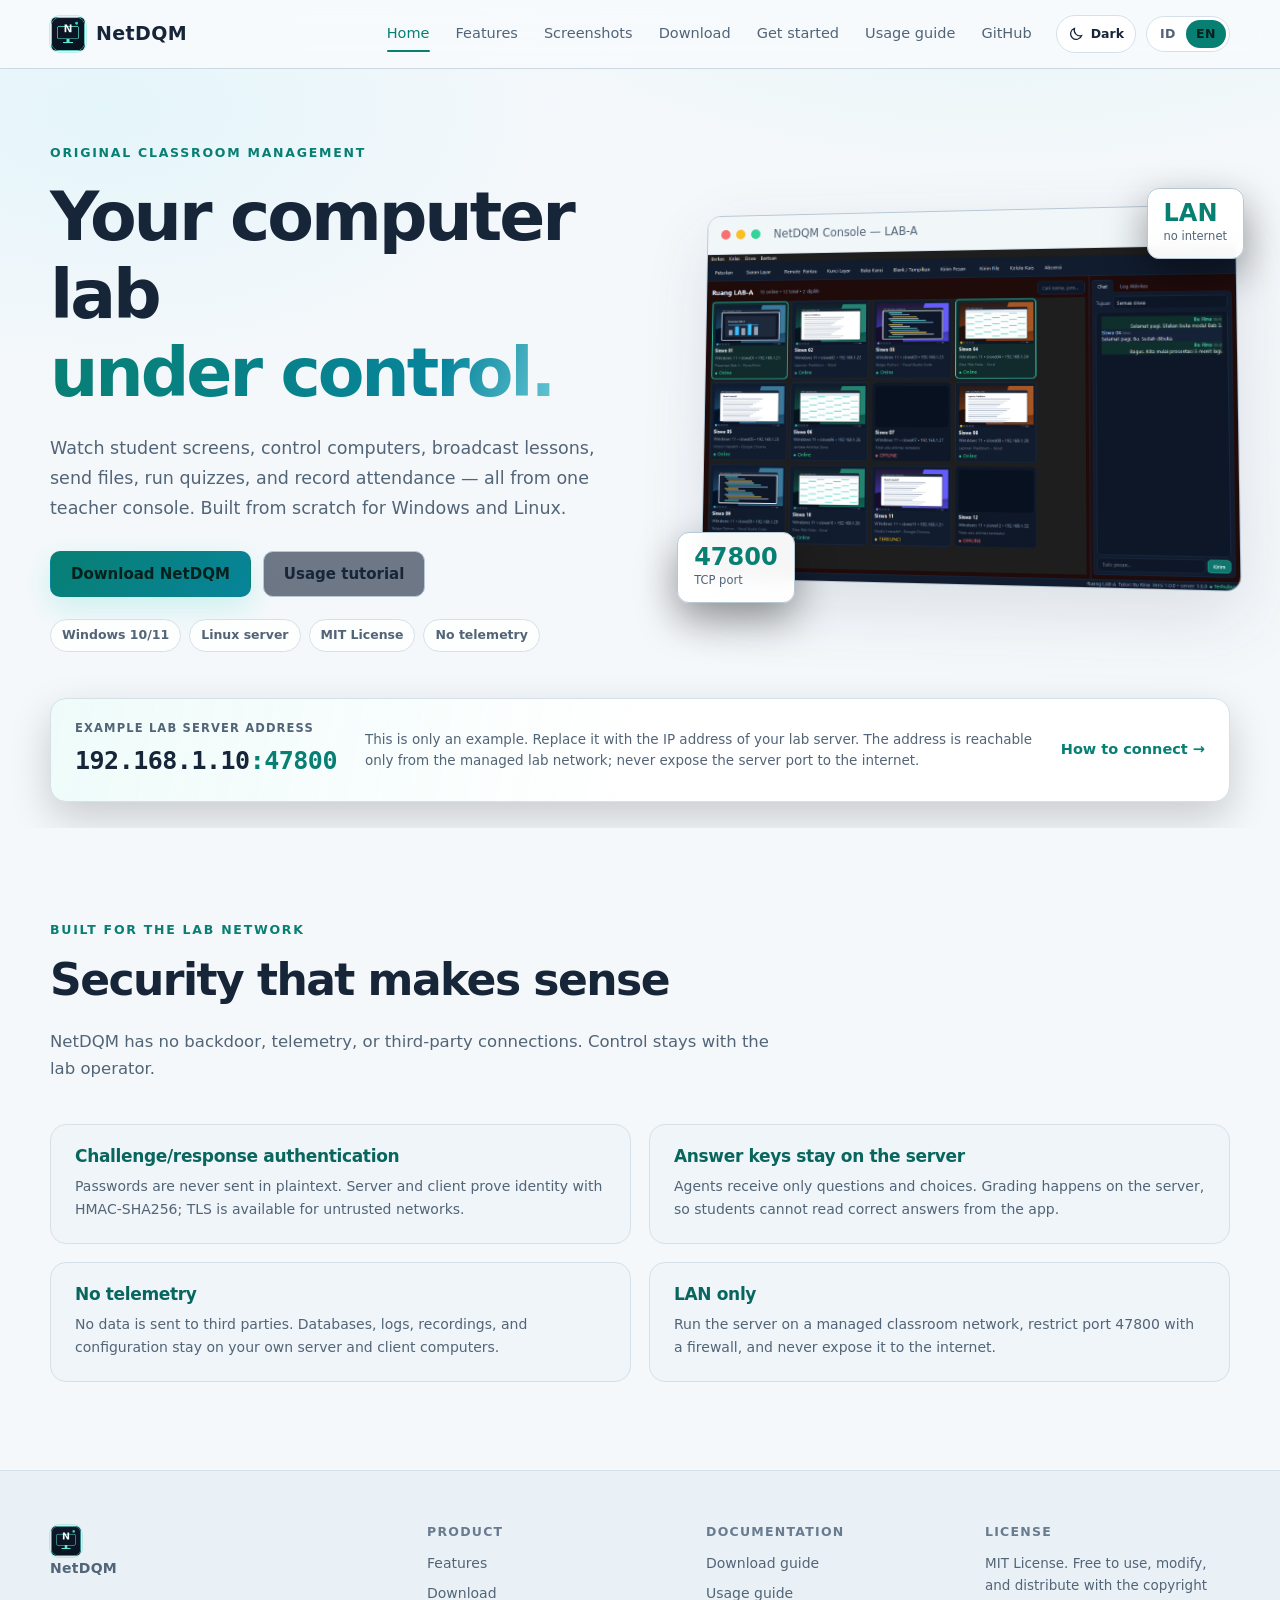
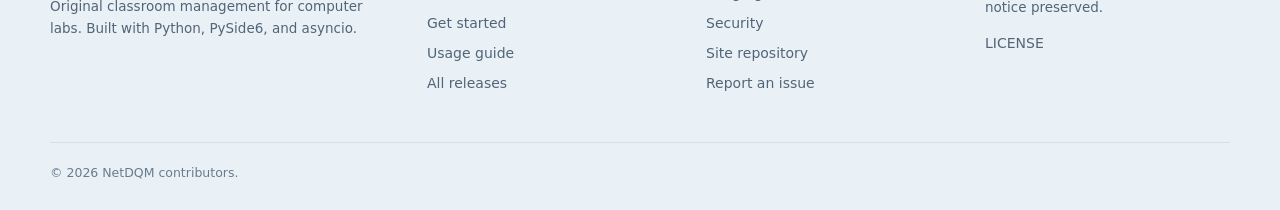
<file: index.html>
<!doctype html>
<html lang="id">
<head>
  <meta charset="utf-8">
  <meta name="viewport" content="width=device-width, initial-scale=1">
  <title>NetDQM — Manajemen Lab Komputer Original</title>
  <meta name="description" content="NetDQM adalah aplikasi manajemen kelas original untuk lab komputer: pantau layar siswa, remote control, siaran, chat, transfer file, kuis, dan absensi. Gratis, open source, MIT.">
  <meta name="theme-color" content="#070d18">
  <link rel="canonical" href="https://netdqm.vercel.app/">
  <meta property="og:type" content="website">
  <meta property="og:title" content="NetDQM — Manajemen Lab Komputer Original">
  <meta property="og:description" content="Pantau dan kendalikan lab komputer dari satu konsol guru. Windows + Linux, open source, MIT.">
  <meta property="og:url" content="https://netdqm.vercel.app/">
  <meta property="og:image" content="https://netdqm.vercel.app/assets/screenshots/console.png">
  <meta name="twitter:card" content="summary_large_image">
  <link rel="icon" href="assets/favicon.png" type="image/png">
  <link rel="apple-touch-icon" href="assets/logo.png">
  <script src="assets/theme.js"></script>
  <link rel="stylesheet" href="assets/style.css">
</head>
<body data-page-title="page.home.title">
  <a class="skip-link" href="#main" data-i18n="skip">Lewati ke konten</a>
  <header class="site-header">
    <div class="wrap nav">
      <a class="brand" href="index.html" aria-label="NetDQM">
        <img src="assets/logo.png" alt="" width="36" height="36">
        <span>NetDQM</span>
      </a>
      <button type="button" class="nav-toggle" data-nav-toggle aria-controls="site-navigation" aria-expanded="false" data-i18n-label="nav.open" aria-label="Buka menu navigasi" title="Buka menu navigasi">
        <svg viewBox="0 0 24 24" fill="none" stroke="currentColor" stroke-width="1.8" aria-hidden="true" focusable="false"><path d="M4 7h16M4 12h16M4 17h16"/></svg>
        <span data-i18n="nav.menu">Menu</span>
      </button>
      <nav class="nav-links" id="site-navigation" aria-label="Navigasi utama" data-i18n-label="nav.aria">
        <a href="index.html" data-i18n="nav.home" class="active" aria-current="page">Beranda</a>
        <a href="fitur.html" data-i18n="nav.features">Fitur</a>
        <a href="screenshots.html" data-i18n="nav.screens">Tangkapan Layar</a>
        <a href="download.html" data-i18n="nav.download">Unduh</a>
        <a href="mulai.html" data-i18n="nav.start">Mulai</a>
        <a href="panduan.html" data-i18n="nav.tutorial">Panduan</a>
        <a href="https://github.com/azzambayanhaq/netdqm-website" target="_blank" rel="noopener">GitHub</a>
      </nav>
      <div class="nav-tools">
        <button type="button" class="theme-toggle" data-theme-toggle aria-label="Ganti ke tema terang" title="Ganti ke tema terang" aria-pressed="false">
          <svg class="theme-icon theme-icon-sun" viewBox="0 0 24 24" fill="none" stroke="currentColor" stroke-width="1.8" aria-hidden="true"><circle cx="12" cy="12" r="4"/><path d="M12 2v2m0 16v2M4.93 4.93l1.42 1.42m11.3 11.3 1.42 1.42M2 12h2m16 0h2M4.93 19.07l1.42-1.42m11.3-11.3 1.42-1.42"/></svg>
          <svg class="theme-icon theme-icon-moon" viewBox="0 0 24 24" fill="none" stroke="currentColor" stroke-width="1.8" aria-hidden="true"><path d="M20.5 14.2A8.5 8.5 0 0 1 9.8 3.5 8.5 8.5 0 1 0 20.5 14.2Z"/></svg>
          <span data-theme-label>Terang</span>
        </button>
        <div class="lang" role="group" aria-label="Bahasa / Language" data-i18n-label="lang.label">
          <button type="button" data-lang="id" class="active" aria-pressed="true">ID</button>
          <button type="button" data-lang="en" aria-pressed="false">EN</button>
        </div>
      </div>
    </div>
  </header>
  <main id="main">
<section class="hero" id="top">
      <div class="wrap hero-grid">
        <div class="hero-copy">
          <span class="eyebrow" data-i18n="hero.eyebrow">Manajemen kelas original</span>
          <h1>
            <span data-i18n="hero.title1">Lab komputer</span>
            <span class="accent" data-i18n="hero.title2">lebih terkendali.</span>
          </h1>
          <p class="lead" data-i18n="hero.lead">Pantau layar siswa, kendalikan komputer, siarkan materi, kirim file, jalankan kuis, dan catat absensi — semuanya dari satu konsol guru. Dibuat dari awal untuk Windows dan Linux.</p>
          <div class="hero-actions">
            <a class="btn btn-primary" href="download.html" data-i18n="hero.cta1">Unduh NetDQM</a>
            <a class="btn btn-ghost" href="panduan.html" data-i18n="hero.cta2">Tutorial penggunaan</a>
          </div>
          <ul class="hero-badges">
            <li data-i18n="hero.badge1">Windows 10/11</li>
            <li data-i18n="hero.badge2">Server Linux</li>
            <li data-i18n="hero.badge3">MIT License</li>
            <li data-i18n="hero.badge4">Tanpa telemetry</li>
          </ul>
        </div>
        <div class="hero-visual">
          <div class="window-frame">
            <div class="window-bar" aria-hidden="true">
              <span></span><span></span><span></span>
              <em>NetDQM Console — LAB-A</em>
            </div>
            <img src="assets/screenshots/console.png" alt="Konsol guru NetDQM menampilkan dua belas kartu siswa dengan thumbnail layar" width="1440" height="900" fetchpriority="high">
          </div>
          <div class="float-card float-a">
            <strong>LAN</strong>
            <span data-i18n="hero.float1">tanpa internet</span>
          </div>
          <div class="float-card float-b">
            <strong>47800</strong>
            <span data-i18n="hero.float2">port TCP</span>
          </div>
        </div>
      </div>

      <div class="wrap">
        <div class="server-strip">
          <div class="server-address">
            <span class="server-label" data-i18n="server.label">Contoh alamat server</span>
            <code>192.168.1.10<span>:47800</span></code>
          </div>
          <p data-i18n="server.note">Ini hanya contoh. Ganti dengan IP komputer server di lab Anda. Alamat server hanya dapat diakses dari jaringan lab yang dikelola; jangan membuka port server ke internet.</p>
          <a class="text-link" href="mulai.html" data-i18n="server.link">Cara menyambungkan →</a>
        </div>
      </div>
    </section>

<section class="section" id="security">
      <div class="wrap">
        <div class="section-head">
          <span class="eyebrow" data-i18n="security.eyebrow">Dibuat untuk jaringan lab</span>
          <h2 data-i18n="security.title">Keamanan yang masuk akal</h2>
          <p data-i18n="security.lead">NetDQM tidak memiliki backdoor, telemetry, atau koneksi ke server pihak ketiga. Kendali tetap berada di operator lab.</p>
        </div>
        <div class="security-grid">
          <div class="security-item">
            <h3 data-i18n="security.auth.title">Autentikasi challenge/response</h3>
            <p data-i18n="security.auth.desc">Password tidak dikirim mentah. Server dan client membuktikan identitas dengan HMAC-SHA256; TLS tersedia untuk jaringan yang tidak tepercaya.</p>
          </div>
          <div class="security-item">
            <h3 data-i18n="security.answers.title">Kunci jawaban tetap di server</h3>
            <p data-i18n="security.answers.desc">Agent hanya menerima pertanyaan dan pilihan. Penilaian dilakukan di server, sehingga jawaban benar tidak dapat dibaca siswa dari aplikasi.</p>
          </div>
          <div class="security-item">
            <h3 data-i18n="security.privacy.title">Tanpa telemetry</h3>
            <p data-i18n="security.privacy.desc">Tidak ada data yang dikirim ke pihak ketiga. Database, log, rekaman, dan konfigurasi disimpan di komputer server serta client Anda.</p>
          </div>
          <div class="security-item">
            <h3 data-i18n="security.lan.title">Hanya untuk LAN</h3>
            <p data-i18n="security.lan.desc">Jalankan server di jaringan kelas yang dikelola, batasi port 47800 dengan firewall, dan jangan mengekspos server ke internet.</p>
          </div>
        </div>
      </div>
    </section>
  </main>

  <footer class="site-footer">
    <div class="wrap footer-grid">
      <div class="footer-brand">
        <a class="brand" href="index.html">
          <img src="assets/logo.png" alt="" width="32" height="32">
          <span>NetDQM</span>
        </a>
        <p data-i18n="footer.tagline">Manajemen kelas original untuk lab komputer. Dibuat dengan Python, PySide6, dan asyncio.</p>
      </div>
      <div>
        <h4 data-i18n="footer.product">Produk</h4>
        <a href="fitur.html" data-i18n="nav.features">Fitur</a>
        <a href="download.html" data-i18n="nav.download">Unduh</a>
        <a href="mulai.html" data-i18n="nav.start">Mulai</a>
        <a href="panduan.html" data-i18n="nav.tutorial">Tutorial penggunaan</a>
        <a href="https://github.com/azzambayanhaq/netdqm-downloads/releases/latest" data-i18n="dl.releases">Semua rilis</a>
      </div>
      <div>
        <h4 data-i18n="footer.docs">Dokumentasi</h4>
        <a href="https://github.com/azzambayanhaq/netdqm-website/blob/main/DOWNLOAD.md" data-i18n="dl.guide">Panduan unduh</a>
        <a href="panduan.html" data-i18n="nav.tutorial">Tutorial penggunaan</a>
        <a href="https://github.com/azzambayanhaq/netdqm-website/blob/main/SECURITY.md" data-i18n="footer.security">Keamanan</a>
        <a href="https://github.com/azzambayanhaq/netdqm-website" data-i18n="footer.websiteRepo">Repositori situs</a>
        <a href="https://github.com/azzambayanhaq/netdqm-website/issues" data-i18n="footer.issues">Laporan masalah</a>
      </div>
      <div>
        <h4 data-i18n="footer.licenseTitle">Lisensi</h4>
        <p data-i18n="footer.license">MIT License. Bebas dipakai, diubah, dan didistribusikan dengan tetap menyertakan pemberitahuan hak cipta.</p>
        <a href="https://github.com/azzambayanhaq/netdqm-website/blob/main/LICENSE">LICENSE</a>
      </div>
    </div>
    <div class="wrap footer-bottom">
      <span data-i18n="footer.copy">© 2026 NetDQM contributors.</span>
    </div>
  </footer>

  <script src="assets/app.js"></script>
</body>
</html>
</file>
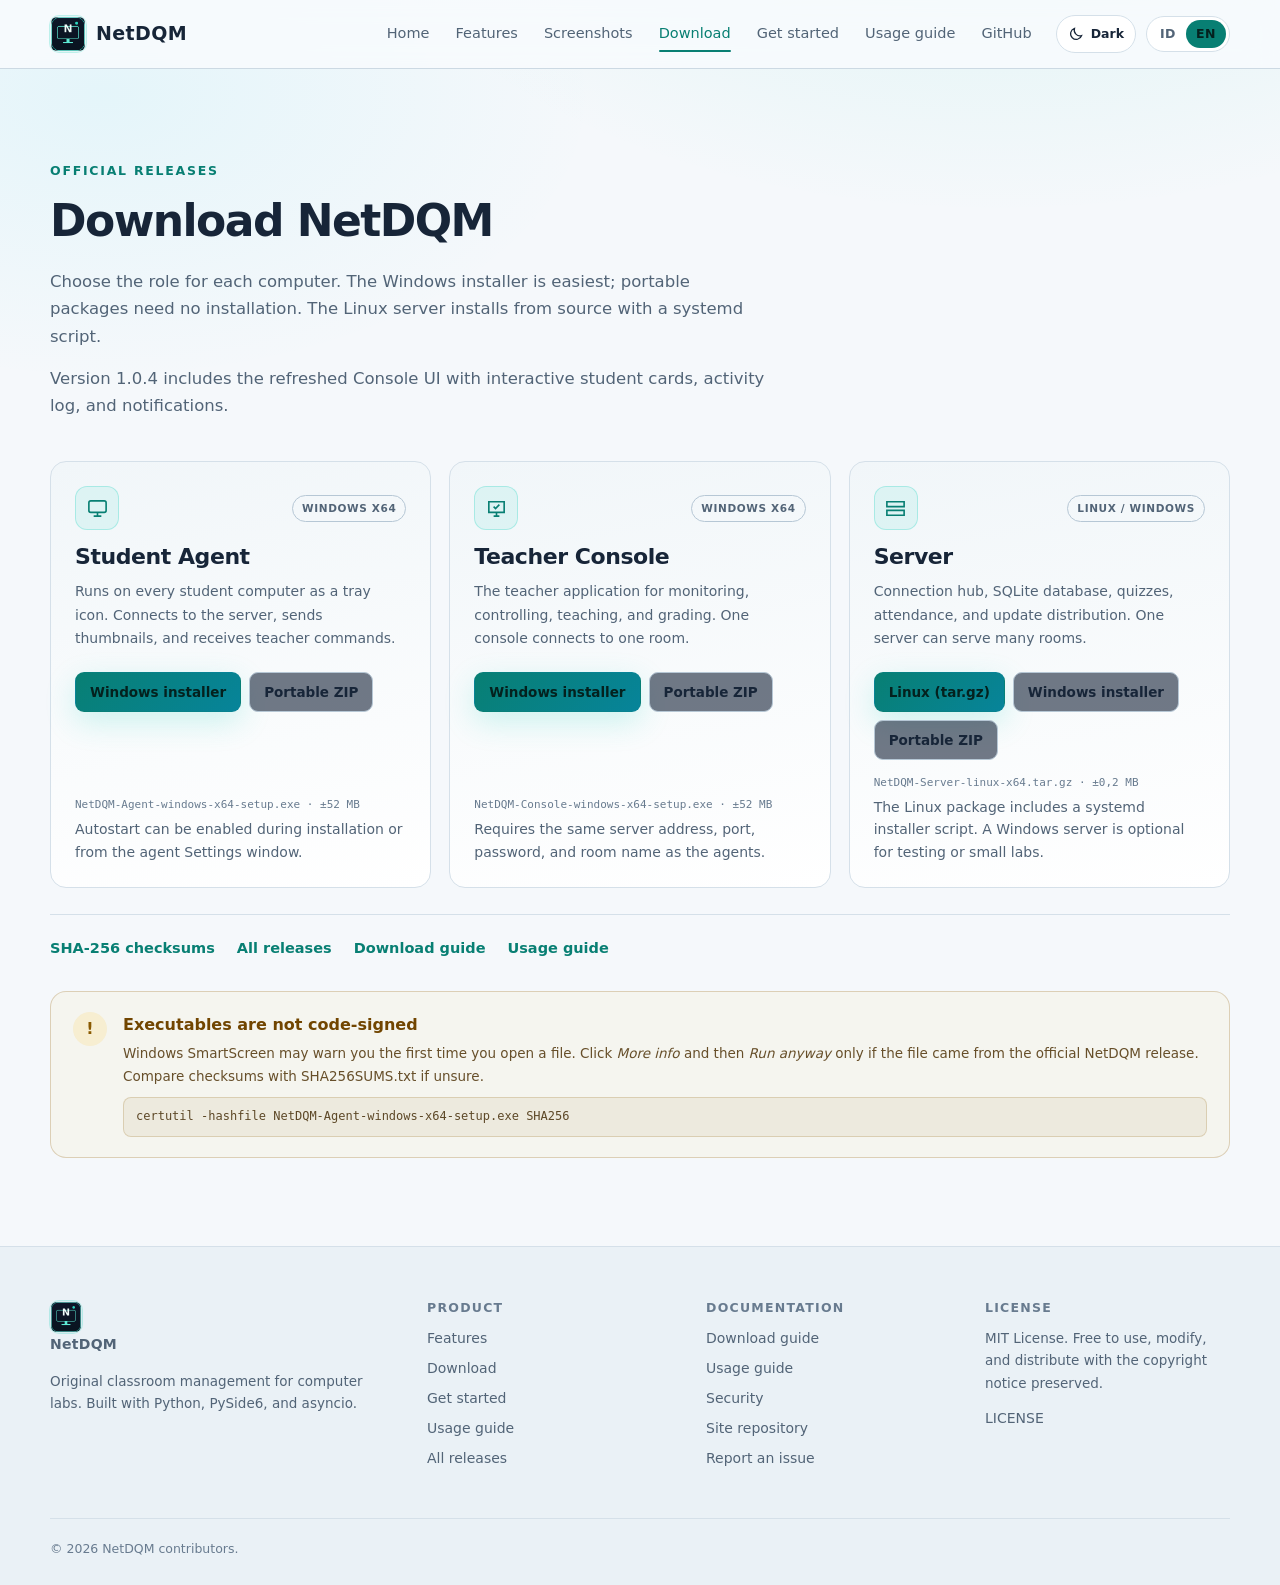
<file: download.html>
<!doctype html>
<html lang="id">
<head>
  <meta charset="utf-8">
  <meta name="viewport" content="width=device-width, initial-scale=1">
  <title>Unduh — NetDQM</title>
  <meta name="description" content="NetDQM adalah aplikasi manajemen kelas original untuk lab komputer: pantau layar siswa, remote control, siaran, chat, transfer file, kuis, dan absensi. Gratis, open source, MIT.">
  <meta name="theme-color" content="#070d18">
  <link rel="canonical" href="https://netdqm.vercel.app/download.html">
  <meta property="og:type" content="website">
  <meta property="og:title" content="Unduh — NetDQM">
  <meta property="og:description" content="Pantau dan kendalikan lab komputer dari satu konsol guru. Windows + Linux, open source, MIT.">
  <meta property="og:url" content="https://netdqm.vercel.app/download.html">
  <meta property="og:image" content="https://netdqm.vercel.app/assets/screenshots/console.png">
  <meta name="twitter:card" content="summary_large_image">
  <link rel="icon" href="assets/favicon.png" type="image/png">
  <link rel="apple-touch-icon" href="assets/logo.png">
  <script src="assets/theme.js"></script>
  <link rel="stylesheet" href="assets/style.css">
</head>
<body data-page-title="page.download.title">
  <a class="skip-link" href="#main" data-i18n="skip">Lewati ke konten</a>
  <header class="site-header">
    <div class="wrap nav">
      <a class="brand" href="index.html" aria-label="NetDQM">
        <img src="assets/logo.png" alt="" width="36" height="36">
        <span>NetDQM</span>
      </a>
      <button type="button" class="nav-toggle" data-nav-toggle aria-controls="site-navigation" aria-expanded="false" data-i18n-label="nav.open" aria-label="Buka menu navigasi" title="Buka menu navigasi">
        <svg viewBox="0 0 24 24" fill="none" stroke="currentColor" stroke-width="1.8" aria-hidden="true" focusable="false"><path d="M4 7h16M4 12h16M4 17h16"/></svg>
        <span data-i18n="nav.menu">Menu</span>
      </button>
      <nav class="nav-links" id="site-navigation" aria-label="Navigasi utama" data-i18n-label="nav.aria">
        <a href="index.html" data-i18n="nav.home">Beranda</a>
        <a href="fitur.html" data-i18n="nav.features">Fitur</a>
        <a href="screenshots.html" data-i18n="nav.screens">Tangkapan Layar</a>
        <a href="download.html" data-i18n="nav.download" class="active" aria-current="page">Unduh</a>
        <a href="mulai.html" data-i18n="nav.start">Mulai</a>
        <a href="panduan.html" data-i18n="nav.tutorial">Panduan</a>
        <a href="https://github.com/azzambayanhaq/netdqm-website" target="_blank" rel="noopener">GitHub</a>
      </nav>
      <div class="nav-tools">
        <button type="button" class="theme-toggle" data-theme-toggle aria-label="Ganti ke tema terang" title="Ganti ke tema terang" aria-pressed="false">
          <svg class="theme-icon theme-icon-sun" viewBox="0 0 24 24" fill="none" stroke="currentColor" stroke-width="1.8" aria-hidden="true"><circle cx="12" cy="12" r="4"/><path d="M12 2v2m0 16v2M4.93 4.93l1.42 1.42m11.3 11.3 1.42 1.42M2 12h2m16 0h2M4.93 19.07l1.42-1.42m11.3-11.3 1.42-1.42"/></svg>
          <svg class="theme-icon theme-icon-moon" viewBox="0 0 24 24" fill="none" stroke="currentColor" stroke-width="1.8" aria-hidden="true"><path d="M20.5 14.2A8.5 8.5 0 0 1 9.8 3.5 8.5 8.5 0 1 0 20.5 14.2Z"/></svg>
          <span data-theme-label>Terang</span>
        </button>
        <div class="lang" role="group" aria-label="Bahasa / Language" data-i18n-label="lang.label">
          <button type="button" data-lang="id" class="active" aria-pressed="true">ID</button>
          <button type="button" data-lang="en" aria-pressed="false">EN</button>
        </div>
      </div>
    </div>
  </header>
  <main id="main">
<section class="section" id="download">
      <div class="wrap">
        <div class="section-head">
          <span class="eyebrow" data-i18n="dl.eyebrow">Rilis resmi</span>
          <h2 data-i18n="dl.title">Unduh NetDQM</h2>
          <p data-i18n="dl.lead">Pilih peran komputer. Installer Windows paling mudah; paket portable tidak memerlukan instalasi. Server Linux dipasang dari source dengan skrip systemd.</p>
          <p class="fine" data-i18n="dl.version">Versi 1.0.4 menyertakan UI Console baru: kartu siswa interaktif, log aktivitas, dan notifikasi.</p>
        </div>

        <div class="download-grid">
          <article class="download-card">
            <div class="role-head">
              <div class="icon" aria-hidden="true">
                <svg viewBox="0 0 24 24" fill="none" stroke="currentColor" stroke-width="1.7"><rect x="3" y="4" width="18" height="12" rx="2"/><path d="M8 20h8M12 16v4"/></svg>
              </div>
              <span class="tag" data-i18n="dl.windows">Windows x64</span>
            </div>
            <h3 data-i18n="dl.agent.title">Agent Siswa</h3>
            <p data-i18n="dl.agent.desc">Berjalan di setiap komputer siswa sebagai ikon tray. Menyambung ke server, mengirim thumbnail, dan menerima perintah guru.</p>
            <div class="dl-actions">
              <a class="btn btn-primary btn-sm" href="https://github.com/azzambayanhaq/netdqm-downloads/releases/latest/download/NetDQM-Agent-windows-x64-setup.exe" data-i18n="dl.windowsInstaller">Installer Windows</a>
              <a class="btn btn-ghost btn-sm" href="https://github.com/azzambayanhaq/netdqm-downloads/releases/latest/download/NetDQM-Agent-windows-x64-portable.zip" data-i18n="dl.portable">Portable ZIP</a>
            </div>
            <p class="file">NetDQM-Agent-windows-x64-setup.exe · ±52 MB</p>
            <p class="fine" data-i18n="dl.agent.note">Autostart dapat diaktifkan saat instalasi atau dari jendela Pengaturan agent.</p>
          </article>

          <article class="download-card">
            <div class="role-head">
              <div class="icon" aria-hidden="true">
                <svg viewBox="0 0 24 24" fill="none" stroke="currentColor" stroke-width="1.7"><path d="M4 5h16v11H4z"/><path d="M9 20h6M12 16v4"/><path d="M9 10l2 2 4-4"/></svg>
              </div>
              <span class="tag" data-i18n="dl.windows">Windows x64</span>
            </div>
            <h3 data-i18n="dl.console.title">Konsol Guru</h3>
            <p data-i18n="dl.console.desc">Aplikasi guru untuk memantau, mengendalikan, mengajar, dan menilai. Satu konsol terhubung ke satu ruangan.</p>
            <div class="dl-actions">
              <a class="btn btn-primary btn-sm" href="https://github.com/azzambayanhaq/netdqm-downloads/releases/latest/download/NetDQM-Console-windows-x64-setup.exe" data-i18n="dl.windowsInstaller">Installer Windows</a>
              <a class="btn btn-ghost btn-sm" href="https://github.com/azzambayanhaq/netdqm-downloads/releases/latest/download/NetDQM-Console-windows-x64-portable.zip" data-i18n="dl.portable">Portable ZIP</a>
            </div>
            <p class="file">NetDQM-Console-windows-x64-setup.exe · ±52 MB</p>
            <p class="fine" data-i18n="dl.console.note">Membutuhkan alamat server, port, password, dan nama ruangan yang sama dengan agent.</p>
          </article>

          <article class="download-card">
            <div class="role-head">
              <div class="icon" aria-hidden="true">
                <svg viewBox="0 0 24 24" fill="none" stroke="currentColor" stroke-width="1.7"><path d="M3 5h18v5H3zM3 14h18v5H3z"/><path d="M7 7h.01M7 16h.01"/></svg>
              </div>
              <span class="tag" data-i18n="dl.serverTag">Linux / Windows</span>
            </div>
            <h3 data-i18n="dl.server.title">Server</h3>
            <p data-i18n="dl.server.desc">Pusat koneksi, database SQLite, kuis, absensi, dan distribusi pembaruan. Satu server dapat melayani banyak ruangan.</p>
            <div class="dl-actions">
              <a class="btn btn-primary btn-sm" href="https://github.com/azzambayanhaq/netdqm-downloads/releases/latest/download/NetDQM-Server-linux-x64.tar.gz" data-i18n="dl.linuxSource">Linux (tar.gz)</a>
              <a class="btn btn-ghost btn-sm" href="https://github.com/azzambayanhaq/netdqm-downloads/releases/latest/download/NetDQM-Server-windows-x64-setup.exe" data-i18n="dl.windowsInstaller">Windows installer</a>
              <a class="btn btn-ghost btn-sm" href="https://github.com/azzambayanhaq/netdqm-downloads/releases/latest/download/NetDQM-Server-windows-x64-portable.zip" data-i18n="dl.portable">Portable ZIP</a>
            </div>
            <p class="file">NetDQM-Server-linux-x64.tar.gz · ±0,2 MB</p>
            <p class="fine" data-i18n="dl.server.note">Paket Linux berisi skrip pemasang systemd. Server Windows bersifat opsional untuk uji coba atau lab kecil.</p>
          </article>
        </div>

        <div class="download-tools">
          <a class="text-link" href="https://github.com/azzambayanhaq/netdqm-downloads/releases/latest/download/SHA256SUMS.txt" data-i18n="dl.checksums">Checksum SHA-256</a>
          <a class="text-link" href="https://github.com/azzambayanhaq/netdqm-downloads/releases/latest" data-i18n="dl.releases">Semua rilis</a>
          <a class="text-link" href="https://github.com/azzambayanhaq/netdqm-website/blob/main/DOWNLOAD.md" data-i18n="dl.guide">Panduan unduh</a>
          <a class="text-link" href="panduan.html" data-i18n="nav.tutorial">Tutorial penggunaan</a>
        </div>

        <div class="notice">
          <div class="notice-icon" aria-hidden="true">!</div>
          <div>
            <strong data-i18n="dl.smartscreen.title">Executable belum ditandatangani</strong>
            <p data-i18n-html="dl.smartscreen.text">Windows SmartScreen dapat menampilkan peringatan saat file pertama kali dibuka. Klik <em>More info</em> lalu <em>Run anyway</em> hanya jika file berasal dari rilis resmi NetDQM. Bandingkan checksum dengan SHA256SUMS.txt bila ragu.</p>
            <pre class="code-inline"><code>certutil -hashfile NetDQM-Agent-windows-x64-setup.exe SHA256</code></pre>
          </div>
        </div>
      </div>
    </section>
  </main>

  <footer class="site-footer">
    <div class="wrap footer-grid">
      <div class="footer-brand">
        <a class="brand" href="index.html">
          <img src="assets/logo.png" alt="" width="32" height="32">
          <span>NetDQM</span>
        </a>
        <p data-i18n="footer.tagline">Manajemen kelas original untuk lab komputer. Dibuat dengan Python, PySide6, dan asyncio.</p>
      </div>
      <div>
        <h4 data-i18n="footer.product">Produk</h4>
        <a href="fitur.html" data-i18n="nav.features">Fitur</a>
        <a href="download.html" data-i18n="nav.download">Unduh</a>
        <a href="mulai.html" data-i18n="nav.start">Mulai</a>
        <a href="panduan.html" data-i18n="nav.tutorial">Tutorial penggunaan</a>
        <a href="https://github.com/azzambayanhaq/netdqm-downloads/releases/latest" data-i18n="dl.releases">Semua rilis</a>
      </div>
      <div>
        <h4 data-i18n="footer.docs">Dokumentasi</h4>
        <a href="https://github.com/azzambayanhaq/netdqm-website/blob/main/DOWNLOAD.md" data-i18n="dl.guide">Panduan unduh</a>
        <a href="panduan.html" data-i18n="nav.tutorial">Tutorial penggunaan</a>
        <a href="https://github.com/azzambayanhaq/netdqm-website/blob/main/SECURITY.md" data-i18n="footer.security">Keamanan</a>
        <a href="https://github.com/azzambayanhaq/netdqm-website" data-i18n="footer.websiteRepo">Repositori situs</a>
        <a href="https://github.com/azzambayanhaq/netdqm-website/issues" data-i18n="footer.issues">Laporan masalah</a>
      </div>
      <div>
        <h4 data-i18n="footer.licenseTitle">Lisensi</h4>
        <p data-i18n="footer.license">MIT License. Bebas dipakai, diubah, dan didistribusikan dengan tetap menyertakan pemberitahuan hak cipta.</p>
        <a href="https://github.com/azzambayanhaq/netdqm-website/blob/main/LICENSE">LICENSE</a>
      </div>
    </div>
    <div class="wrap footer-bottom">
      <span data-i18n="footer.copy">© 2026 NetDQM contributors.</span>
    </div>
  </footer>

  <script src="assets/app.js"></script>
</body>
</html>
</file>
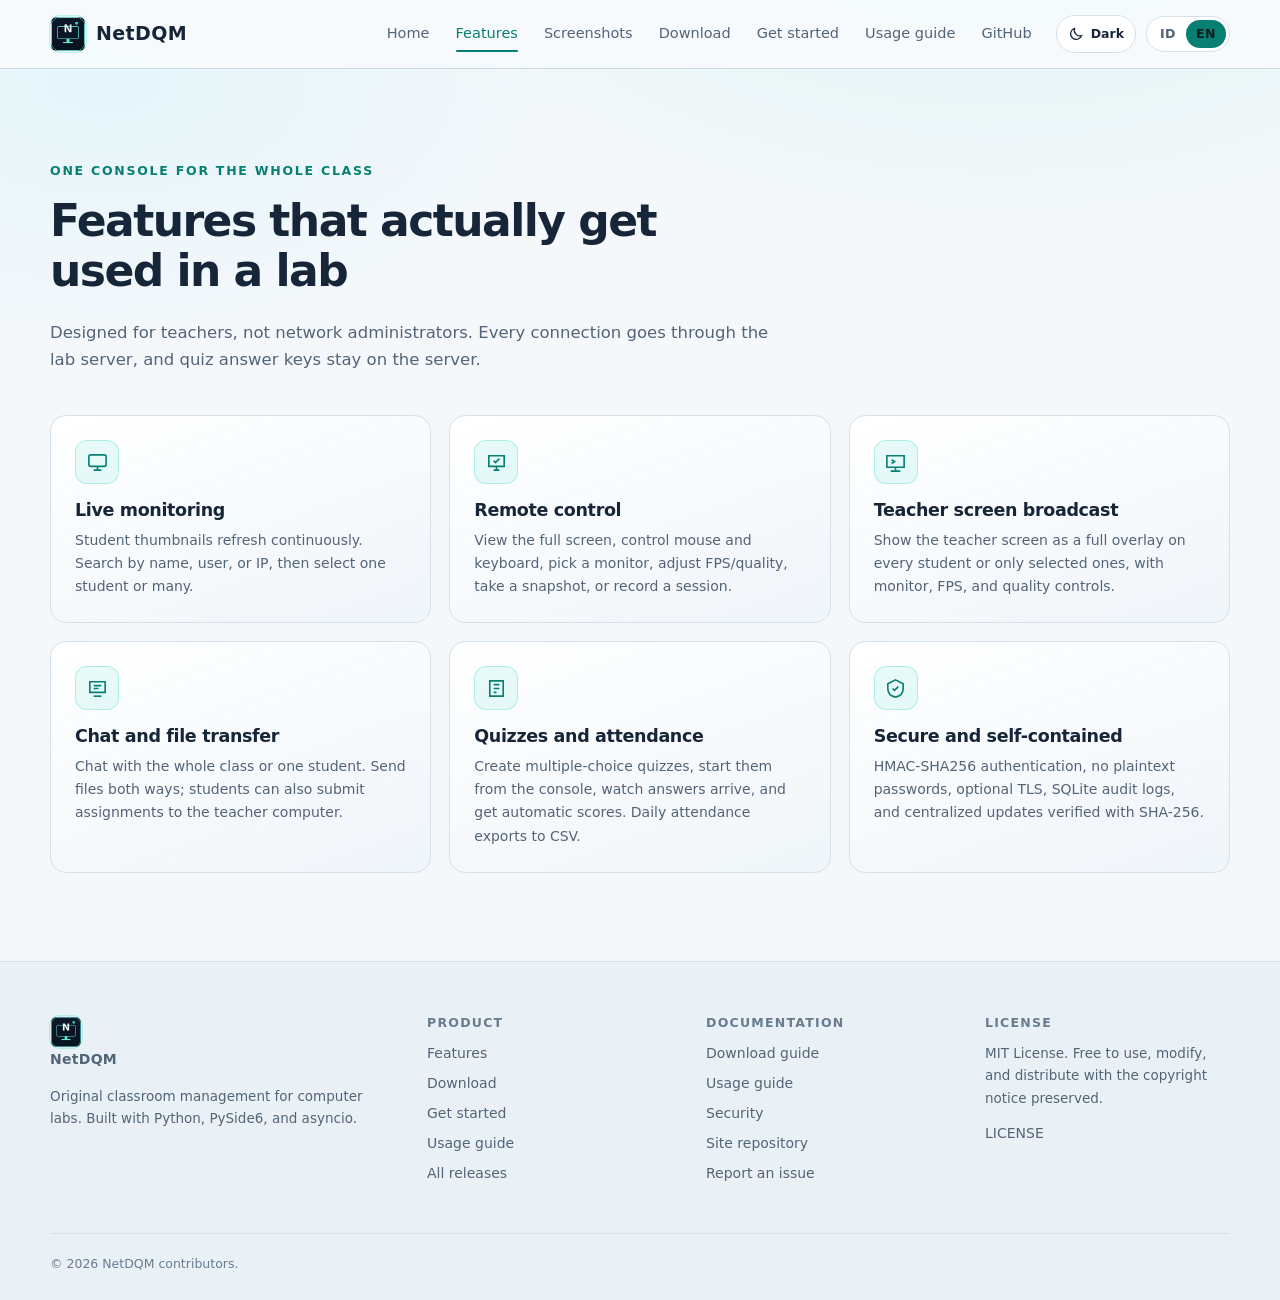
<file: fitur.html>
<!doctype html>
<html lang="id">
<head>
  <meta charset="utf-8">
  <meta name="viewport" content="width=device-width, initial-scale=1">
  <title>Fitur — NetDQM</title>
  <meta name="description" content="NetDQM adalah aplikasi manajemen kelas original untuk lab komputer: pantau layar siswa, remote control, siaran, chat, transfer file, kuis, dan absensi. Gratis, open source, MIT.">
  <meta name="theme-color" content="#070d18">
  <link rel="canonical" href="https://netdqm.vercel.app/fitur.html">
  <meta property="og:type" content="website">
  <meta property="og:title" content="Fitur — NetDQM">
  <meta property="og:description" content="Pantau dan kendalikan lab komputer dari satu konsol guru. Windows + Linux, open source, MIT.">
  <meta property="og:url" content="https://netdqm.vercel.app/fitur.html">
  <meta property="og:image" content="https://netdqm.vercel.app/assets/screenshots/console.png">
  <meta name="twitter:card" content="summary_large_image">
  <link rel="icon" href="assets/favicon.png" type="image/png">
  <link rel="apple-touch-icon" href="assets/logo.png">
  <script src="assets/theme.js"></script>
  <link rel="stylesheet" href="assets/style.css">
</head>
<body data-page-title="page.features.title">
  <a class="skip-link" href="#main" data-i18n="skip">Lewati ke konten</a>
  <header class="site-header">
    <div class="wrap nav">
      <a class="brand" href="index.html" aria-label="NetDQM">
        <img src="assets/logo.png" alt="" width="36" height="36">
        <span>NetDQM</span>
      </a>
      <button type="button" class="nav-toggle" data-nav-toggle aria-controls="site-navigation" aria-expanded="false" data-i18n-label="nav.open" aria-label="Buka menu navigasi" title="Buka menu navigasi">
        <svg viewBox="0 0 24 24" fill="none" stroke="currentColor" stroke-width="1.8" aria-hidden="true" focusable="false"><path d="M4 7h16M4 12h16M4 17h16"/></svg>
        <span data-i18n="nav.menu">Menu</span>
      </button>
      <nav class="nav-links" id="site-navigation" aria-label="Navigasi utama" data-i18n-label="nav.aria">
        <a href="index.html" data-i18n="nav.home">Beranda</a>
        <a href="fitur.html" data-i18n="nav.features" class="active" aria-current="page">Fitur</a>
        <a href="screenshots.html" data-i18n="nav.screens">Tangkapan Layar</a>
        <a href="download.html" data-i18n="nav.download">Unduh</a>
        <a href="mulai.html" data-i18n="nav.start">Mulai</a>
        <a href="panduan.html" data-i18n="nav.tutorial">Panduan</a>
        <a href="https://github.com/azzambayanhaq/netdqm-website" target="_blank" rel="noopener">GitHub</a>
      </nav>
      <div class="nav-tools">
        <button type="button" class="theme-toggle" data-theme-toggle aria-label="Ganti ke tema terang" title="Ganti ke tema terang" aria-pressed="false">
          <svg class="theme-icon theme-icon-sun" viewBox="0 0 24 24" fill="none" stroke="currentColor" stroke-width="1.8" aria-hidden="true"><circle cx="12" cy="12" r="4"/><path d="M12 2v2m0 16v2M4.93 4.93l1.42 1.42m11.3 11.3 1.42 1.42M2 12h2m16 0h2M4.93 19.07l1.42-1.42m11.3-11.3 1.42-1.42"/></svg>
          <svg class="theme-icon theme-icon-moon" viewBox="0 0 24 24" fill="none" stroke="currentColor" stroke-width="1.8" aria-hidden="true"><path d="M20.5 14.2A8.5 8.5 0 0 1 9.8 3.5 8.5 8.5 0 1 0 20.5 14.2Z"/></svg>
          <span data-theme-label>Terang</span>
        </button>
        <div class="lang" role="group" aria-label="Bahasa / Language" data-i18n-label="lang.label">
          <button type="button" data-lang="id" class="active" aria-pressed="true">ID</button>
          <button type="button" data-lang="en" aria-pressed="false">EN</button>
        </div>
      </div>
    </div>
  </header>
  <main id="main">
<section class="section" id="features">
      <div class="wrap">
        <div class="section-head">
          <span class="eyebrow" data-i18n="features.eyebrow">Satu konsol untuk seluruh kelas</span>
          <h2 data-i18n="features.title">Fitur yang benar-benar dipakai di lab</h2>
          <p data-i18n="features.lead">Dirancang untuk guru, bukan administrator jaringan. Semua koneksi melewati server lab, dan kunci jawaban kuis tetap di server.</p>
        </div>
        <div class="feature-grid">
          <article class="feature-card">
            <div class="icon" aria-hidden="true">
              <svg viewBox="0 0 24 24" fill="none" stroke="currentColor" stroke-width="1.7"><rect x="3" y="4" width="18" height="12" rx="2"/><path d="M8 20h8M12 16v4"/></svg>
            </div>
            <h3 data-i18n="features.monitor.title">Pemantauan langsung</h3>
            <p data-i18n="features.monitor.desc">Thumbnail layar setiap siswa diperbarui berkala. Cari berdasarkan nama, pengguna, atau IP, lalu pilih satu atau banyak siswa.</p>
          </article>
          <article class="feature-card">
            <div class="icon" aria-hidden="true">
              <svg viewBox="0 0 24 24" fill="none" stroke="currentColor" stroke-width="1.7"><path d="M4 5h16v11H4z"/><path d="M9 20h6M12 16v4"/><path d="M9 10l2 2 4-4"/></svg>
            </div>
            <h3 data-i18n="features.remote.title">Remote control</h3>
            <p data-i18n="features.remote.desc">Lihat layar penuh, kendalikan mouse dan keyboard, pilih monitor, atur FPS/kualitas, ambil snapshot, atau rekam sesi.</p>
          </article>
          <article class="feature-card">
            <div class="icon" aria-hidden="true">
              <svg viewBox="0 0 24 24" fill="none" stroke="currentColor" stroke-width="1.7"><path d="M3 5h18v12H3z"/><path d="M7 21h10M12 17v4"/><path d="M8 9l3 2-3 2"/></svg>
            </div>
            <h3 data-i18n="features.broadcast.title">Siaran layar guru</h3>
            <p data-i18n="features.broadcast.desc">Tampilkan layar guru sebagai overlay penuh di semua siswa atau hanya yang dipilih, dengan pengaturan monitor, FPS, dan kualitas.</p>
          </article>
          <article class="feature-card">
            <div class="icon" aria-hidden="true">
              <svg viewBox="0 0 24 24" fill="none" stroke="currentColor" stroke-width="1.7"><path d="M4 5h16v11H4z"/><path d="M8 20h8"/><path d="M8 9h8M8 12h5"/></svg>
            </div>
            <h3 data-i18n="features.chat.title">Chat dan transfer file</h3>
            <p data-i18n="features.chat.desc">Chat dengan seluruh kelas atau satu siswa. Kirim file dua arah; siswa juga dapat mengirim tugas ke komputer guru.</p>
          </article>
          <article class="feature-card">
            <div class="icon" aria-hidden="true">
              <svg viewBox="0 0 24 24" fill="none" stroke="currentColor" stroke-width="1.7"><path d="M5 4h14v16H5z"/><path d="M9 8h6M9 12h6M9 16h3"/></svg>
            </div>
            <h3 data-i18n="features.quiz.title">Kuis dan absensi</h3>
            <p data-i18n="features.quiz.desc">Buat kuis pilihan ganda, mulai dari konsol, pantau jawaban masuk, dan lihat skor otomatis. Absensi harian dapat diekspor ke CSV.</p>
          </article>
          <article class="feature-card">
            <div class="icon" aria-hidden="true">
              <svg viewBox="0 0 24 24" fill="none" stroke="currentColor" stroke-width="1.7"><path d="M12 3l8 4v5c0 5-3.5 8-8 9-4.5-1-8-4-8-9V7z"/><path d="M9 12l2 2 4-4"/></svg>
            </div>
            <h3 data-i18n="features.secure.title">Aman dan mandiri</h3>
            <p data-i18n="features.secure.desc">Autentikasi HMAC-SHA256, password tidak dikirim mentah, TLS opsional, audit SQLite, serta pembaruan terpusat dengan verifikasi SHA-256.</p>
          </article>
        </div>
      </div>
    </section>
  </main>

  <footer class="site-footer">
    <div class="wrap footer-grid">
      <div class="footer-brand">
        <a class="brand" href="index.html">
          <img src="assets/logo.png" alt="" width="32" height="32">
          <span>NetDQM</span>
        </a>
        <p data-i18n="footer.tagline">Manajemen kelas original untuk lab komputer. Dibuat dengan Python, PySide6, dan asyncio.</p>
      </div>
      <div>
        <h4 data-i18n="footer.product">Produk</h4>
        <a href="fitur.html" data-i18n="nav.features">Fitur</a>
        <a href="download.html" data-i18n="nav.download">Unduh</a>
        <a href="mulai.html" data-i18n="nav.start">Mulai</a>
        <a href="panduan.html" data-i18n="nav.tutorial">Tutorial penggunaan</a>
        <a href="https://github.com/azzambayanhaq/netdqm-downloads/releases/latest" data-i18n="dl.releases">Semua rilis</a>
      </div>
      <div>
        <h4 data-i18n="footer.docs">Dokumentasi</h4>
        <a href="https://github.com/azzambayanhaq/netdqm-website/blob/main/DOWNLOAD.md" data-i18n="dl.guide">Panduan unduh</a>
        <a href="panduan.html" data-i18n="nav.tutorial">Tutorial penggunaan</a>
        <a href="https://github.com/azzambayanhaq/netdqm-website/blob/main/SECURITY.md" data-i18n="footer.security">Keamanan</a>
        <a href="https://github.com/azzambayanhaq/netdqm-website" data-i18n="footer.websiteRepo">Repositori situs</a>
        <a href="https://github.com/azzambayanhaq/netdqm-website/issues" data-i18n="footer.issues">Laporan masalah</a>
      </div>
      <div>
        <h4 data-i18n="footer.licenseTitle">Lisensi</h4>
        <p data-i18n="footer.license">MIT License. Bebas dipakai, diubah, dan didistribusikan dengan tetap menyertakan pemberitahuan hak cipta.</p>
        <a href="https://github.com/azzambayanhaq/netdqm-website/blob/main/LICENSE">LICENSE</a>
      </div>
    </div>
    <div class="wrap footer-bottom">
      <span data-i18n="footer.copy">© 2026 NetDQM contributors.</span>
    </div>
  </footer>

  <script src="assets/app.js"></script>
</body>
</html>
</file>
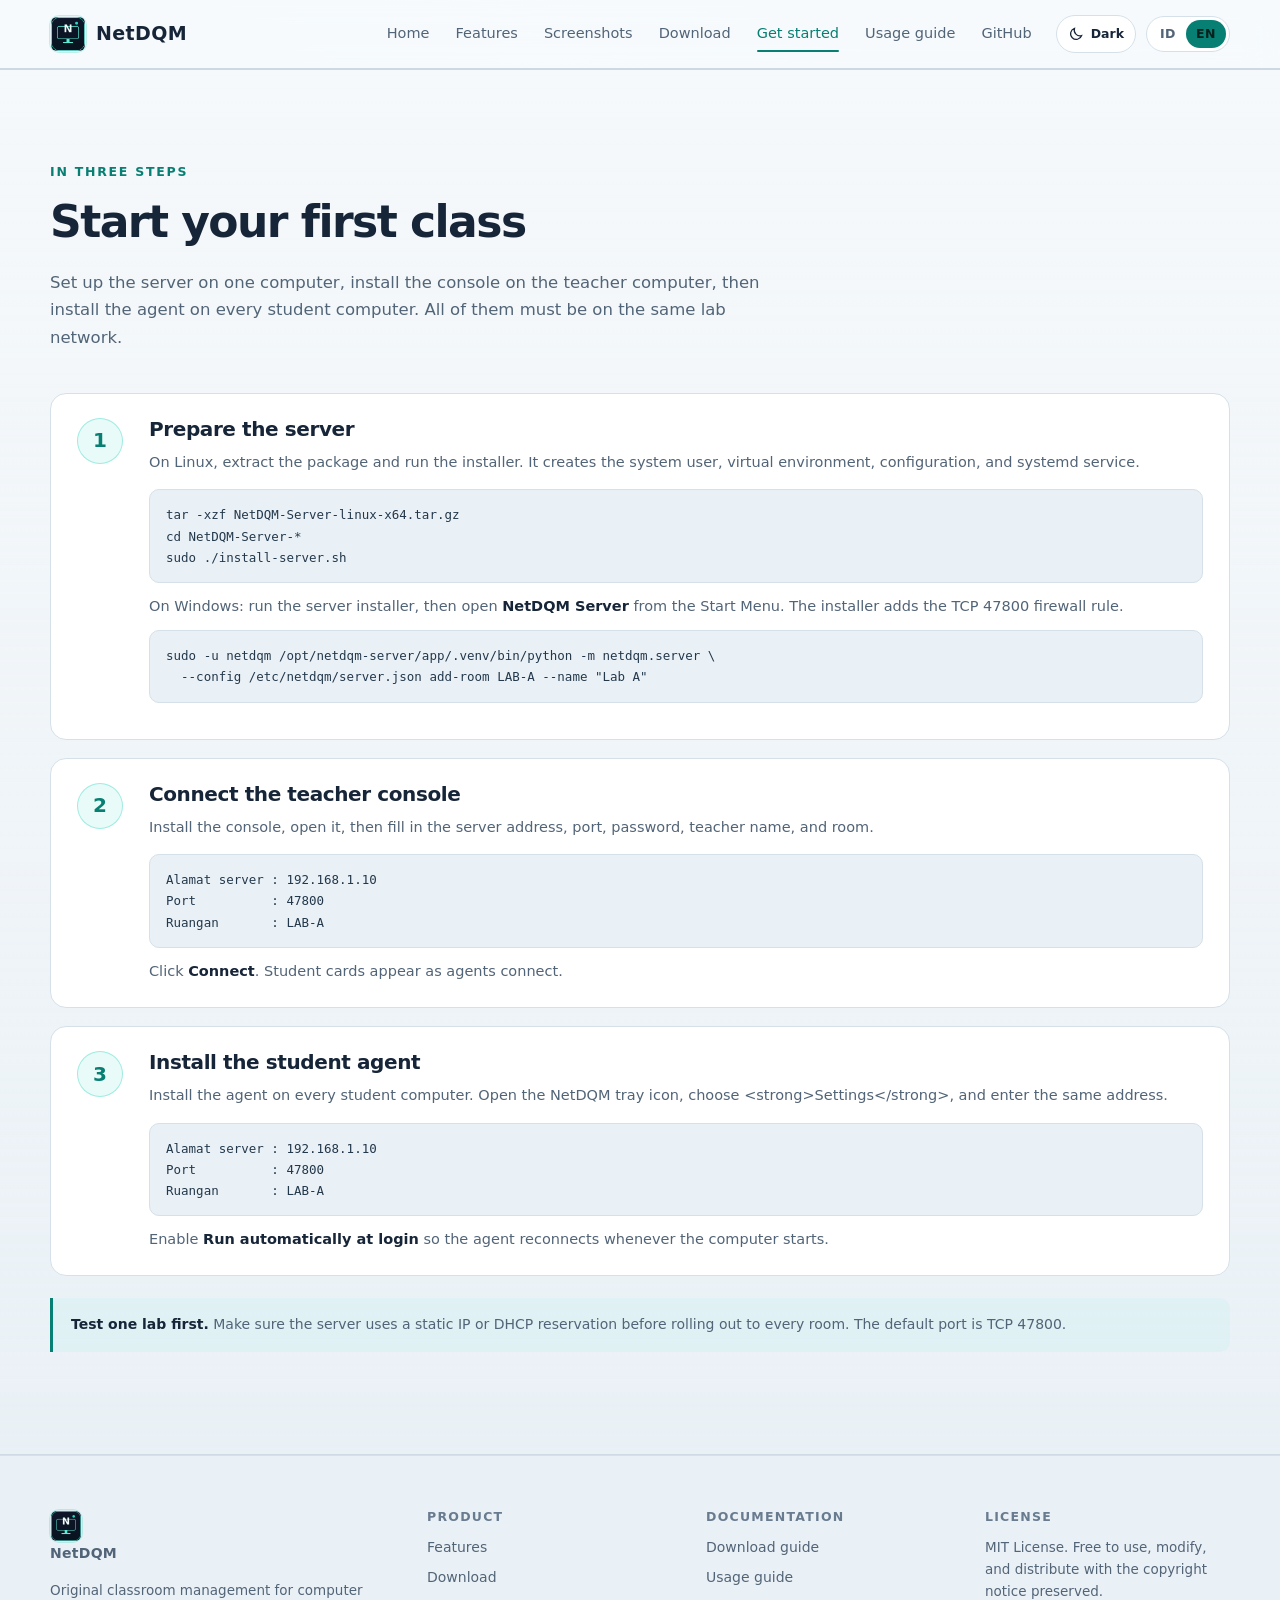
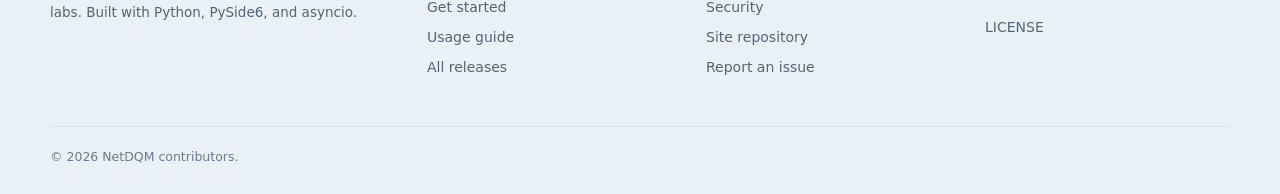
<file: mulai.html>
<!doctype html>
<html lang="id">
<head>
  <meta charset="utf-8">
  <meta name="viewport" content="width=device-width, initial-scale=1">
  <title>Mulai — NetDQM</title>
  <meta name="description" content="NetDQM adalah aplikasi manajemen kelas original untuk lab komputer: pantau layar siswa, remote control, siaran, chat, transfer file, kuis, dan absensi. Gratis, open source, MIT.">
  <meta name="theme-color" content="#070d18">
  <link rel="canonical" href="https://netdqm.vercel.app/mulai.html">
  <meta property="og:type" content="website">
  <meta property="og:title" content="Mulai — NetDQM">
  <meta property="og:description" content="Pantau dan kendalikan lab komputer dari satu konsol guru. Windows + Linux, open source, MIT.">
  <meta property="og:url" content="https://netdqm.vercel.app/mulai.html">
  <meta property="og:image" content="https://netdqm.vercel.app/assets/screenshots/console.png">
  <meta name="twitter:card" content="summary_large_image">
  <link rel="icon" href="assets/favicon.png" type="image/png">
  <link rel="apple-touch-icon" href="assets/logo.png">
  <script src="assets/theme.js"></script>
  <link rel="stylesheet" href="assets/style.css">
</head>
<body data-page-title="page.start.title">
  <a class="skip-link" href="#main" data-i18n="skip">Lewati ke konten</a>
  <header class="site-header">
    <div class="wrap nav">
      <a class="brand" href="index.html" aria-label="NetDQM">
        <img src="assets/logo.png" alt="" width="36" height="36">
        <span>NetDQM</span>
      </a>
      <button type="button" class="nav-toggle" data-nav-toggle aria-controls="site-navigation" aria-expanded="false" data-i18n-label="nav.open" aria-label="Buka menu navigasi" title="Buka menu navigasi">
        <svg viewBox="0 0 24 24" fill="none" stroke="currentColor" stroke-width="1.8" aria-hidden="true" focusable="false"><path d="M4 7h16M4 12h16M4 17h16"/></svg>
        <span data-i18n="nav.menu">Menu</span>
      </button>
      <nav class="nav-links" id="site-navigation" aria-label="Navigasi utama" data-i18n-label="nav.aria">
        <a href="index.html" data-i18n="nav.home">Beranda</a>
        <a href="fitur.html" data-i18n="nav.features">Fitur</a>
        <a href="screenshots.html" data-i18n="nav.screens">Tangkapan Layar</a>
        <a href="download.html" data-i18n="nav.download">Unduh</a>
        <a href="mulai.html" data-i18n="nav.start" class="active" aria-current="page">Mulai</a>
        <a href="panduan.html" data-i18n="nav.tutorial">Panduan</a>
        <a href="https://github.com/azzambayanhaq/netdqm-website" target="_blank" rel="noopener">GitHub</a>
      </nav>
      <div class="nav-tools">
        <button type="button" class="theme-toggle" data-theme-toggle aria-label="Ganti ke tema terang" title="Ganti ke tema terang" aria-pressed="false">
          <svg class="theme-icon theme-icon-sun" viewBox="0 0 24 24" fill="none" stroke="currentColor" stroke-width="1.8" aria-hidden="true"><circle cx="12" cy="12" r="4"/><path d="M12 2v2m0 16v2M4.93 4.93l1.42 1.42m11.3 11.3 1.42 1.42M2 12h2m16 0h2M4.93 19.07l1.42-1.42m11.3-11.3 1.42-1.42"/></svg>
          <svg class="theme-icon theme-icon-moon" viewBox="0 0 24 24" fill="none" stroke="currentColor" stroke-width="1.8" aria-hidden="true"><path d="M20.5 14.2A8.5 8.5 0 0 1 9.8 3.5 8.5 8.5 0 1 0 20.5 14.2Z"/></svg>
          <span data-theme-label>Terang</span>
        </button>
        <div class="lang" role="group" aria-label="Bahasa / Language" data-i18n-label="lang.label">
          <button type="button" data-lang="id" class="active" aria-pressed="true">ID</button>
          <button type="button" data-lang="en" aria-pressed="false">EN</button>
        </div>
      </div>
    </div>
  </header>
  <main id="main">
<section class="section section-alt" id="start">
      <div class="wrap">
        <div class="section-head">
          <span class="eyebrow" data-i18n="start.eyebrow">Dalam tiga langkah</span>
          <h2 data-i18n="start.title">Mulai kelas pertama</h2>
          <p data-i18n="start.lead">Siapkan server di satu komputer, pasang konsol di komputer guru, lalu pasang agent di setiap komputer siswa. Semua harus berada di jaringan lab yang sama.</p>
        </div>
        <ol class="steps">
          <li>
            <span class="step-number">1</span>
            <div>
              <h3 data-i18n="start.step1.title">Siapkan server</h3>
              <p data-i18n="start.step1.desc">Di Linux, ekstrak paket lalu jalankan pemasang. Pemasang membuat pengguna sistem, virtual environment, konfigurasi, dan layanan systemd.</p>
              <pre><code>tar -xzf NetDQM-Server-linux-x64.tar.gz
cd NetDQM-Server-*
sudo ./install-server.sh</code></pre>
              <p class="fine" data-i18n-html="start.step1.windows">Di Windows: jalankan installer server, lalu buka <strong>NetDQM Server</strong> dari Start Menu. Installer menambahkan aturan firewall TCP 47800.</p>
              <pre><code>sudo -u netdqm /opt/netdqm-server/app/.venv/bin/python -m netdqm.server \
  --config /etc/netdqm/server.json add-room LAB-A --name "Lab A"</code></pre>
            </div>
          </li>
          <li>
            <span class="step-number">2</span>
            <div>
              <h3 data-i18n="start.step2.title">Hubungkan konsol guru</h3>
              <p data-i18n="start.step2.desc">Pasang konsol, buka aplikasi, lalu isi alamat server, port, password, nama tutor, dan ruangan.</p>
              <pre><code>Alamat server : 192.168.1.10
Port          : 47800
Ruangan       : LAB-A</code></pre>
              <p class="fine" data-i18n-html="start.step2.note">Klik <strong>Hubungkan</strong>. Kartu siswa akan muncul saat agent terhubung.</p>
            </div>
          </li>
          <li>
            <span class="step-number">3</span>
            <div>
              <h3 data-i18n="start.step3.title">Pasang agent siswa</h3>
              <p data-i18n="start.step3.desc">Pasang agent di setiap komputer siswa. Buka ikon NetDQM di tray, pilih <strong>Pengaturan</strong>, dan isi alamat yang sama.</p>
              <pre><code>Alamat server : 192.168.1.10
Port          : 47800
Ruangan       : LAB-A</code></pre>
              <p class="fine" data-i18n-html="start.step3.note">Aktifkan <strong>Jalankan otomatis saat login</strong> agar agent langsung menyambung setiap komputer dinyalakan.</p>
            </div>
          </li>
        </ol>
        <p class="tip" data-i18n-html="start.tip"><strong>Uji dulu di satu lab.</strong> Pastikan server memakai IP statis atau DHCP reservation sebelum rollout ke semua ruangan. Port default adalah TCP 47800.</p>
      </div>
    </section>
  </main>

  <footer class="site-footer">
    <div class="wrap footer-grid">
      <div class="footer-brand">
        <a class="brand" href="index.html">
          <img src="assets/logo.png" alt="" width="32" height="32">
          <span>NetDQM</span>
        </a>
        <p data-i18n="footer.tagline">Manajemen kelas original untuk lab komputer. Dibuat dengan Python, PySide6, dan asyncio.</p>
      </div>
      <div>
        <h4 data-i18n="footer.product">Produk</h4>
        <a href="fitur.html" data-i18n="nav.features">Fitur</a>
        <a href="download.html" data-i18n="nav.download">Unduh</a>
        <a href="mulai.html" data-i18n="nav.start">Mulai</a>
        <a href="panduan.html" data-i18n="nav.tutorial">Tutorial penggunaan</a>
        <a href="https://github.com/azzambayanhaq/netdqm-downloads/releases/latest" data-i18n="dl.releases">Semua rilis</a>
      </div>
      <div>
        <h4 data-i18n="footer.docs">Dokumentasi</h4>
        <a href="https://github.com/azzambayanhaq/netdqm-website/blob/main/DOWNLOAD.md" data-i18n="dl.guide">Panduan unduh</a>
        <a href="panduan.html" data-i18n="nav.tutorial">Tutorial penggunaan</a>
        <a href="https://github.com/azzambayanhaq/netdqm-website/blob/main/SECURITY.md" data-i18n="footer.security">Keamanan</a>
        <a href="https://github.com/azzambayanhaq/netdqm-website" data-i18n="footer.websiteRepo">Repositori situs</a>
        <a href="https://github.com/azzambayanhaq/netdqm-website/issues" data-i18n="footer.issues">Laporan masalah</a>
      </div>
      <div>
        <h4 data-i18n="footer.licenseTitle">Lisensi</h4>
        <p data-i18n="footer.license">MIT License. Bebas dipakai, diubah, dan didistribusikan dengan tetap menyertakan pemberitahuan hak cipta.</p>
        <a href="https://github.com/azzambayanhaq/netdqm-website/blob/main/LICENSE">LICENSE</a>
      </div>
    </div>
    <div class="wrap footer-bottom">
      <span data-i18n="footer.copy">© 2026 NetDQM contributors.</span>
    </div>
  </footer>

  <script src="assets/app.js"></script>
</body>
</html>
</file>
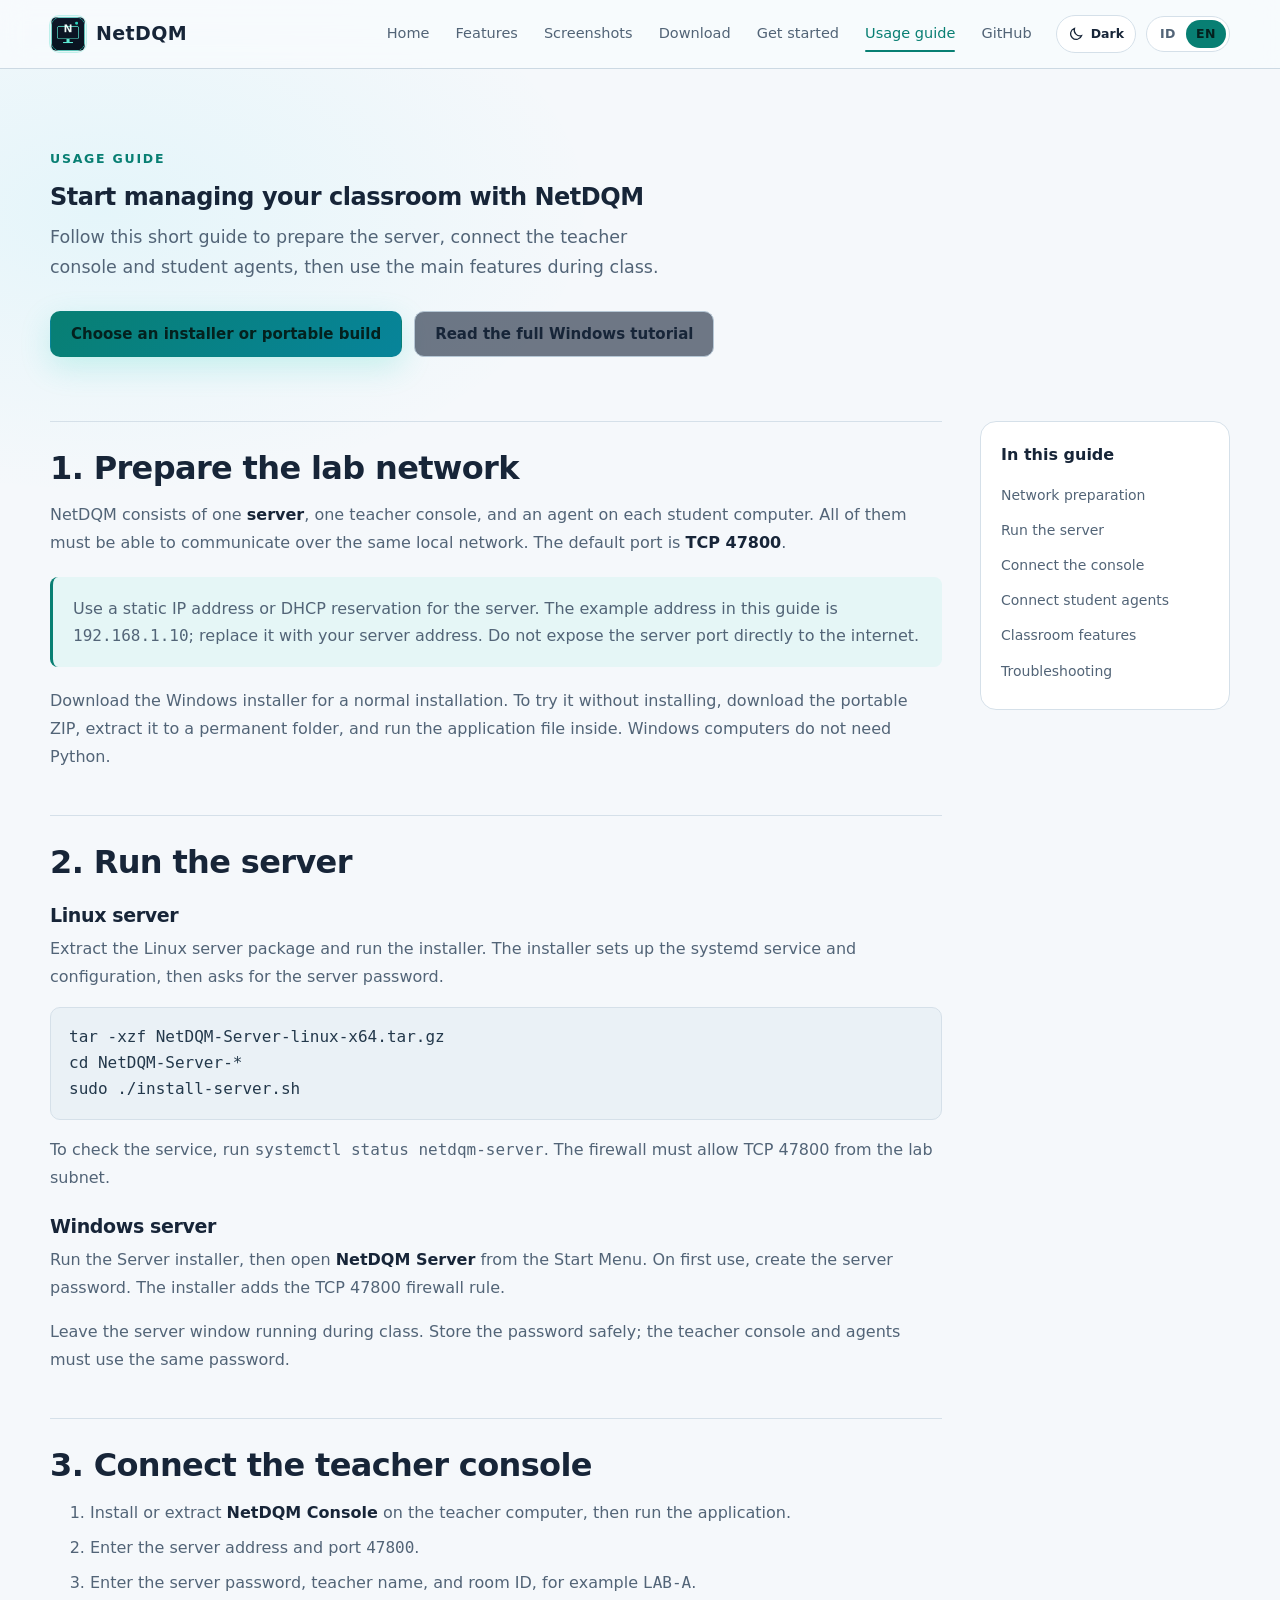
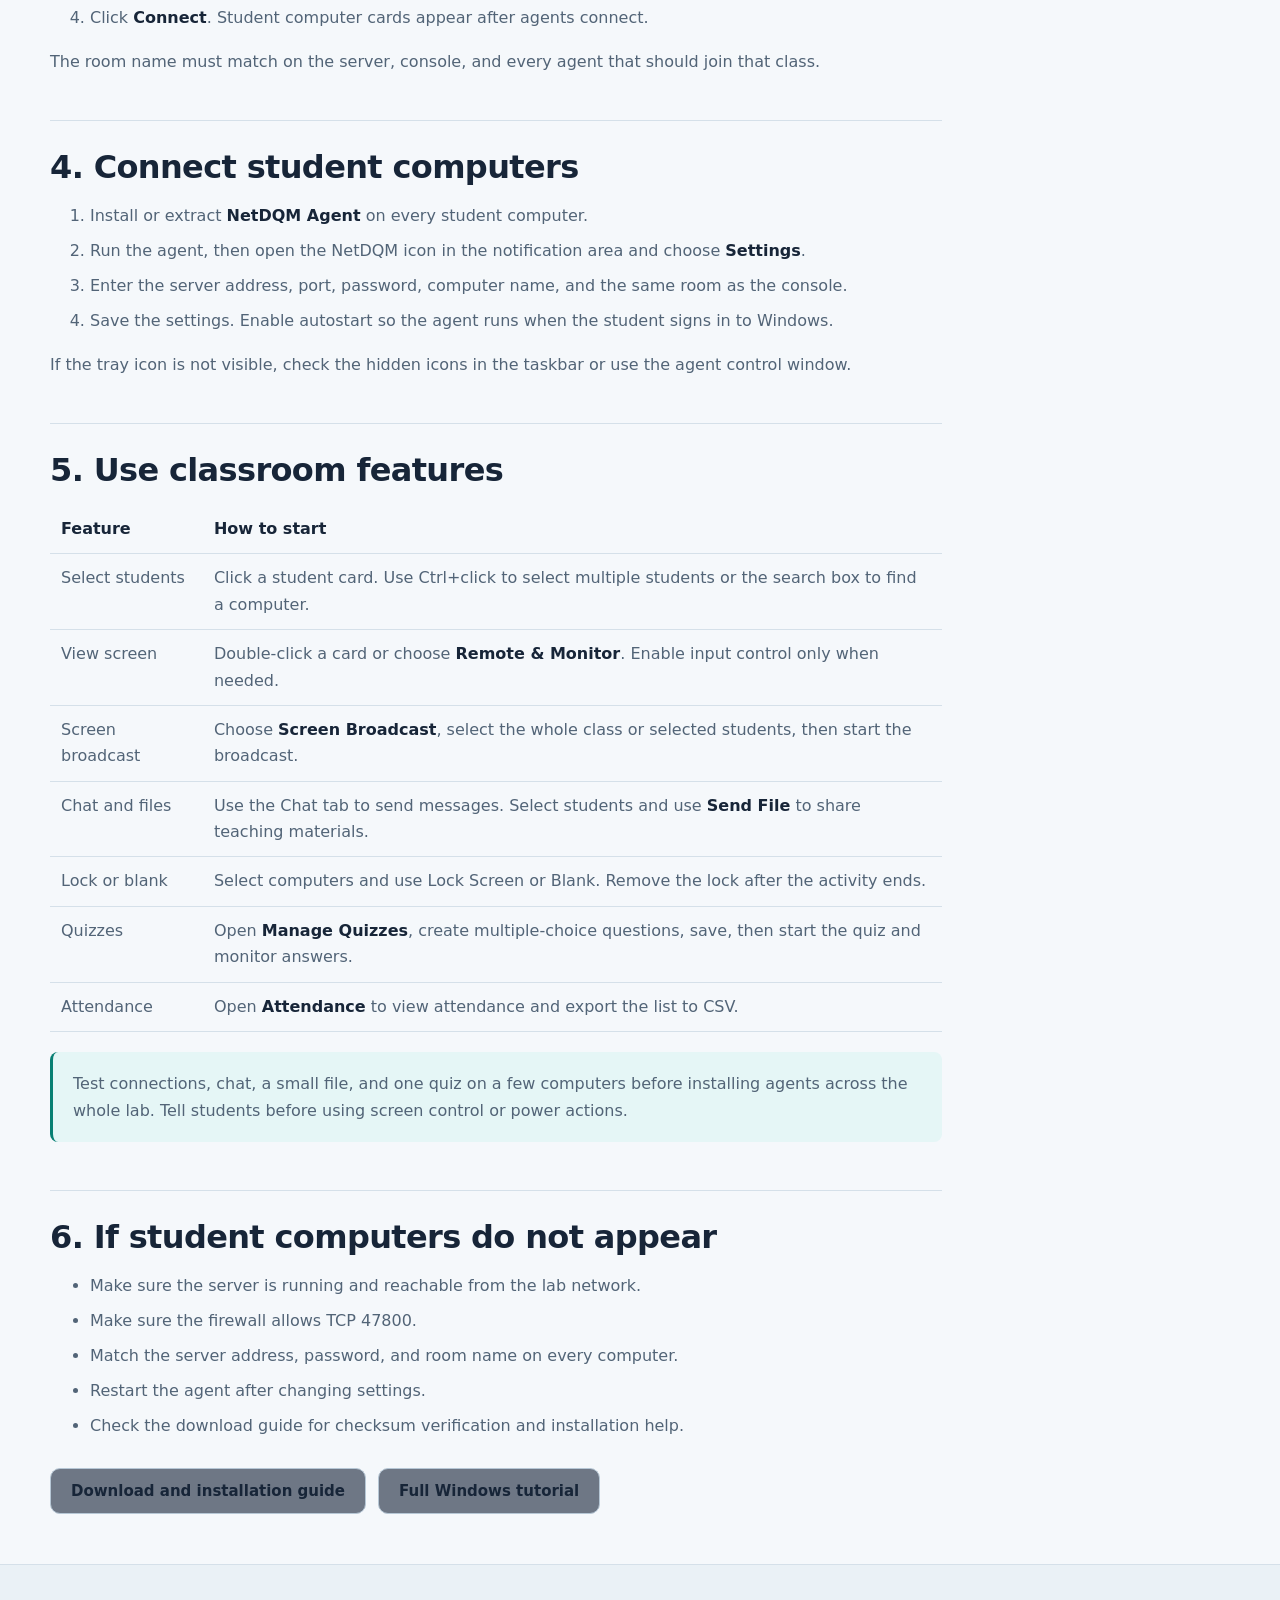
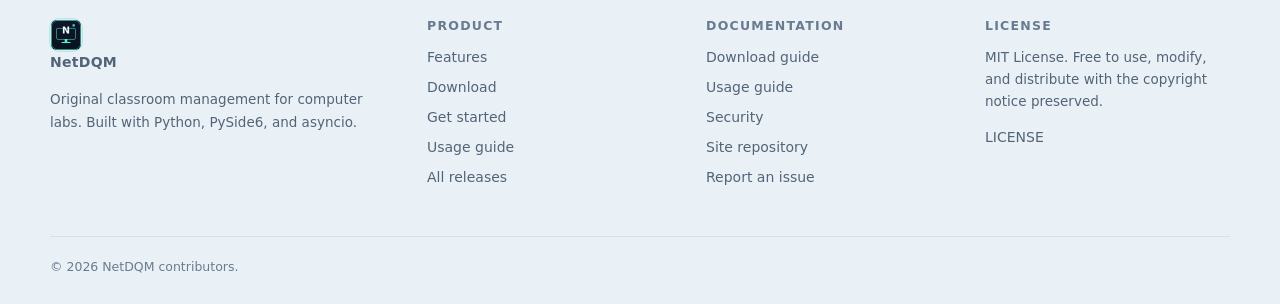
<file: panduan.html>
<!doctype html>
<html lang="id">
<head>
  <meta charset="utf-8">
  <meta name="viewport" content="width=device-width, initial-scale=1">
  <title>Panduan — NetDQM</title>
  <meta name="description" content="Panduan memasang dan menggunakan NetDQM di lab komputer: server, konsol guru, agent siswa, dan fitur kelas.">
  <meta name="theme-color" content="#070d18">
  <link rel="canonical" href="https://netdqm.vercel.app/panduan.html">
  <link rel="icon" href="assets/favicon.png" type="image/png">
  <script src="assets/theme.js"></script>
  <link rel="stylesheet" href="assets/style.css">
  <style>
    .guide-hero { padding: 76px 0 42px; }
    .guide-layout { display: grid; grid-template-columns: minmax(0, 1fr) 250px; gap: 38px; align-items: start; }
    .guide-content { min-width: 0; }
    .guide-content section { padding: 28px 0; border-top: 1px solid var(--border); scroll-margin-top: 90px; }
    .guide-content h2 { margin: 0 0 14px; font-size: clamp(24px, 3vw, 32px); }
    .guide-content h3 { margin: 24px 0 8px; font-size: 19px; }
    .guide-content p, .guide-content li { color: var(--muted); line-height: 1.75; }
    .guide-content li + li { margin-top: 7px; }
    .guide-content strong { color: var(--text); }
    .guide-content pre { overflow-x: auto; padding: 16px 18px; border: 1px solid var(--border); border-radius: 10px; background: var(--code-bg); color: var(--code-text); }
    .guide-toc { position: sticky; top: 92px; padding: 20px; border: 1px solid var(--border); border-radius: var(--radius); background: var(--panel); }
    .guide-toc strong { display: block; margin-bottom: 10px; }
    .guide-toc a { display: block; padding: 6px 0; color: var(--muted); font-size: 14px; }
    .guide-toc a:hover { color: var(--accent); }
    .guide-callout { margin: 20px 0; padding: 18px 20px; border-left: 3px solid var(--accent); border-radius: 8px; background: rgba(45, 212, 191, .08); color: var(--muted); line-height: 1.7; }
    .guide-table { width: 100%; border-collapse: collapse; margin: 16px 0; }
    .guide-table th, .guide-table td { padding: 11px; border-bottom: 1px solid var(--border); text-align: left; vertical-align: top; }
    .guide-table th { color: var(--text); }
    .guide-table td { color: var(--muted); }
    @media (max-width: 820px) { .guide-layout { grid-template-columns: 1fr; } .guide-toc { position: static; } }
  </style>
</head>
<body data-page-title="page.tutorial.title">
  <a class="skip-link" href="#main" data-i18n="skip">Lewati ke konten</a>
    <header class="site-header">
    <div class="wrap nav">
      <a class="brand" href="index.html" aria-label="NetDQM">
        <img src="assets/logo.png" alt="" width="36" height="36">
        <span>NetDQM</span>
      </a>
      <button type="button" class="nav-toggle" data-nav-toggle aria-controls="site-navigation" aria-expanded="false" data-i18n-label="nav.open" aria-label="Buka menu navigasi" title="Buka menu navigasi">
        <svg viewBox="0 0 24 24" fill="none" stroke="currentColor" stroke-width="1.8" aria-hidden="true" focusable="false"><path d="M4 7h16M4 12h16M4 17h16"/></svg>
        <span data-i18n="nav.menu">Menu</span>
      </button>
      <nav class="nav-links" id="site-navigation" aria-label="Navigasi utama" data-i18n-label="nav.aria">
        <a href="index.html" data-i18n="nav.home">Beranda</a>
        <a href="fitur.html" data-i18n="nav.features">Fitur</a>
        <a href="screenshots.html" data-i18n="nav.screens">Tangkapan Layar</a>
        <a href="download.html" data-i18n="nav.download">Unduh</a>
        <a href="mulai.html" data-i18n="nav.start">Mulai</a>
        <a href="panduan.html" data-i18n="nav.tutorial" class="active" aria-current="page">Panduan</a>
        <a href="https://github.com/azzambayanhaq/netdqm-website" target="_blank" rel="noopener">GitHub</a>
      </nav>
      <div class="nav-tools">
        <button type="button" class="theme-toggle" data-theme-toggle aria-label="Ganti ke tema terang" title="Ganti ke tema terang" aria-pressed="false">
          <svg class="theme-icon theme-icon-sun" viewBox="0 0 24 24" fill="none" stroke="currentColor" stroke-width="1.8" aria-hidden="true"><circle cx="12" cy="12" r="4"/><path d="M12 2v2m0 16v2M4.93 4.93l1.42 1.42m11.3 11.3 1.42 1.42M2 12h2m16 0h2M4.93 19.07l1.42-1.42m11.3-11.3 1.42-1.42"/></svg>
          <svg class="theme-icon theme-icon-moon" viewBox="0 0 24 24" fill="none" stroke="currentColor" stroke-width="1.8" aria-hidden="true"><path d="M20.5 14.2A8.5 8.5 0 0 1 9.8 3.5 8.5 8.5 0 1 0 20.5 14.2Z"/></svg>
          <span data-theme-label>Terang</span>
        </button>
        <div class="lang" role="group" aria-label="Bahasa / Language" data-i18n-label="lang.label">
          <button type="button" data-lang="id" class="active" aria-pressed="true">ID</button>
          <button type="button" data-lang="en" aria-pressed="false">EN</button>
        </div>
      </div>
    </div>
  </header>
  <main id="main">
    <section class="guide-hero">
      <div class="wrap">
        <span class="eyebrow" data-i18n="guide.hero.eyebrow">Panduan penggunaan</span>
        <h1 data-i18n="guide.hero.title">Mulai mengelola kelas dengan NetDQM</h1>
        <p class="lead" data-i18n="guide.hero.lead">Ikuti panduan singkat untuk menyiapkan server, menghubungkan konsol guru dan agent siswa, lalu memakai fitur utama saat kelas berlangsung.</p>
        <div class="hero-actions">
          <a class="btn btn-primary" href="download.html" data-i18n="guide.hero.cta1">Pilih installer atau portable</a>
          <a class="btn btn-ghost" href="https://github.com/azzambayanhaq/netdqm-website/blob/main/TUTORIAL-WINDOWS.md" data-i18n="guide.hero.cta2">Baca tutorial Windows lengkap</a>
        </div>
      </div>
    </section>
    <div class="wrap guide-layout">
      <article class="guide-content" data-i18n-html="guide.content">
        <section id="persiapan">
          <h2>1. Persiapkan jaringan lab</h2>
          <p>NetDQM terdiri dari satu <strong>server</strong>, satu konsol guru, dan agent pada tiap komputer siswa. Semuanya harus dapat berkomunikasi melalui jaringan lokal yang sama. Port bawaan adalah <strong>TCP 47800</strong>.</p>
          <div class="guide-callout">Gunakan alamat IP tetap atau DHCP reservation untuk server. Contoh alamat di panduan ini adalah <code>192.168.1.10</code>; ganti dengan alamat server Anda. Jangan membuka port server langsung ke internet.</div>
          <p>Unduh installer Windows untuk pemasangan biasa. Untuk mencoba tanpa instalasi, unduh ZIP portable, ekstrak ke folder tetap, lalu jalankan berkas aplikasi di dalamnya. Komputer Windows tidak perlu memasang Python.</p>
        </section>
        <section id="server">
          <h2>2. Jalankan server</h2>
          <h3>Server Linux</h3>
          <p>Ekstrak paket server Linux dan jalankan pemasang. Pemasang menyiapkan layanan systemd, konfigurasi, dan meminta password server.</p>
          <pre><code>tar -xzf NetDQM-Server-linux-x64.tar.gz
cd NetDQM-Server-*
sudo ./install-server.sh</code></pre>
          <p>Untuk memeriksa layanan, jalankan <code>systemctl status netdqm-server</code>. Firewall harus mengizinkan TCP 47800 dari subnet lab.</p>
          <h3>Server Windows</h3>
          <p>Jalankan installer Server, lalu buka <strong>NetDQM Server</strong> dari Start Menu. Pada pemakaian pertama, buat password server. Installer menambahkan aturan firewall TCP 47800.</p>
          <p>Biarkan jendela server berjalan selama kelas. Simpan password dengan aman; konsol guru dan agent harus memakai password yang sama.</p>
        </section>
        <section id="konsol">
          <h2>3. Hubungkan konsol guru</h2>
          <ol>
            <li>Pasang atau ekstrak <strong>NetDQM Console</strong> di komputer guru, lalu jalankan aplikasinya.</li>
            <li>Isi alamat server dan port <code>47800</code>.</li>
            <li>Masukkan password server, nama tutor, dan ID ruangan, misalnya <code>LAB-A</code>.</li>
            <li>Klik <strong>Hubungkan</strong>. Kartu komputer siswa tampil setelah agent tersambung.</li>
          </ol>
          <p>Nama ruangan harus sama di server, konsol, dan semua agent yang ingin masuk ke kelas tersebut.</p>
        </section>
        <section id="agent">
          <h2>4. Hubungkan komputer siswa</h2>
          <ol>
            <li>Pasang atau ekstrak <strong>NetDQM Agent</strong> di setiap komputer siswa.</li>
            <li>Jalankan agent, lalu buka ikon NetDQM di area notifikasi dan pilih <strong>Pengaturan</strong>.</li>
            <li>Isi alamat server, port, password, nama komputer, dan ruangan yang sama dengan konsol.</li>
            <li>Simpan pengaturan. Aktifkan autostart agar agent berjalan saat siswa masuk ke Windows.</li>
          </ol>
          <p>Jika ikon tray tidak terlihat, periksa ikon tersembunyi di taskbar atau gunakan jendela kontrol agent.</p>
        </section>
        <section id="fitur">
          <h2>5. Gunakan fitur kelas</h2>
          <table class="guide-table">
            <thead><tr><th>Fitur</th><th>Cara mulai</th></tr></thead>
            <tbody>
              <tr><td>Pilih siswa</td><td>Klik kartu siswa. Gunakan Ctrl+klik untuk memilih beberapa siswa atau kotak pencarian untuk menemukan komputer.</td></tr>
              <tr><td>Lihat layar</td><td>Klik dua kali kartu atau pilih <strong>Remote &amp; Pantau</strong>. Aktifkan kontrol input hanya saat diperlukan.</td></tr>
              <tr><td>Siaran layar</td><td>Pilih <strong>Siaran Layar</strong>, tentukan seluruh kelas atau siswa terpilih, lalu mulai siaran.</td></tr>
              <tr><td>Chat dan file</td><td>Gunakan tab Chat untuk mengirim pesan. Pilih siswa dan gunakan <strong>Kirim File</strong> untuk membagikan bahan ajar.</td></tr>
              <tr><td>Kunci atau blank</td><td>Pilih komputer lalu gunakan tindakan Kunci Layar atau Blank. Lepaskan kunci setelah kegiatan selesai.</td></tr>
              <tr><td>Kuis</td><td>Buka <strong>Kelola Kuis</strong>, buat pertanyaan pilihan ganda, simpan, lalu mulai kuis dan pantau jawaban.</td></tr>
              <tr><td>Absensi</td><td>Buka <strong>Absensi</strong> untuk melihat kehadiran dan ekspor daftar ke CSV.</td></tr>
            </tbody>
          </table>
          <div class="guide-callout">Uji koneksi, chat, file kecil, dan satu kuis di beberapa komputer sebelum memasang agent ke seluruh lab. Beri tahu siswa sebelum memakai kontrol layar atau aksi daya.</div>
        </section>
        <section id="troubleshooting">
          <h2>6. Jika komputer siswa tidak muncul</h2>
          <ul>
            <li>Pastikan server sedang berjalan dan dapat dijangkau dari jaringan lab.</li>
            <li>Pastikan firewall mengizinkan TCP 47800.</li>
            <li>Cocokkan alamat server, password, dan nama ruangan di semua komputer.</li>
            <li>Mulai ulang agent setelah mengubah pengaturan.</li>
            <li>Periksa panduan unduh untuk verifikasi checksum dan bantuan pemasangan.</li>
          </ul>
          <div class="hero-actions">
            <a class="btn btn-ghost" href="https://github.com/azzambayanhaq/netdqm-website/blob/main/DOWNLOAD.md">Panduan unduh dan pemasangan</a>
            <a class="btn btn-ghost" href="https://github.com/azzambayanhaq/netdqm-website/blob/main/TUTORIAL-WINDOWS.md">Tutorial Windows lengkap</a>
          </div>
        </section>
      </article>
      <aside class="guide-toc" aria-label="Daftar isi panduan" data-i18n-label="guide.toc.aria" data-i18n-html="guide.toc">
        <strong>Di panduan ini</strong>
        <a href="#persiapan">Persiapan jaringan</a>
        <a href="#server">Jalankan server</a>
        <a href="#konsol">Hubungkan konsol</a>
        <a href="#agent">Hubungkan agent siswa</a>
        <a href="#fitur">Fitur kelas</a>
        <a href="#troubleshooting">Pemecahan masalah</a>
      </aside>
    </div>
  </main>
    <footer class="site-footer">
    <div class="wrap footer-grid">
      <div class="footer-brand">
        <a class="brand" href="index.html">
          <img src="assets/logo.png" alt="" width="32" height="32">
          <span>NetDQM</span>
        </a>
        <p data-i18n="footer.tagline">Manajemen kelas original untuk lab komputer. Dibuat dengan Python, PySide6, dan asyncio.</p>
      </div>
      <div>
        <h4 data-i18n="footer.product">Produk</h4>
        <a href="fitur.html" data-i18n="nav.features">Fitur</a>
        <a href="download.html" data-i18n="nav.download">Unduh</a>
        <a href="mulai.html" data-i18n="nav.start">Mulai</a>
        <a href="panduan.html" data-i18n="nav.tutorial">Tutorial penggunaan</a>
        <a href="https://github.com/azzambayanhaq/netdqm-downloads/releases/latest" data-i18n="dl.releases">Semua rilis</a>
      </div>
      <div>
        <h4 data-i18n="footer.docs">Dokumentasi</h4>
        <a href="https://github.com/azzambayanhaq/netdqm-website/blob/main/DOWNLOAD.md" data-i18n="dl.guide">Panduan unduh</a>
        <a href="panduan.html" data-i18n="nav.tutorial">Tutorial penggunaan</a>
        <a href="https://github.com/azzambayanhaq/netdqm-website/blob/main/SECURITY.md" data-i18n="footer.security">Keamanan</a>
        <a href="https://github.com/azzambayanhaq/netdqm-website" data-i18n="footer.websiteRepo">Repositori situs</a>
        <a href="https://github.com/azzambayanhaq/netdqm-website/issues" data-i18n="footer.issues">Laporan masalah</a>
      </div>
      <div>
        <h4 data-i18n="footer.licenseTitle">Lisensi</h4>
        <p data-i18n="footer.license">MIT License. Bebas dipakai, diubah, dan didistribusikan dengan tetap menyertakan pemberitahuan hak cipta.</p>
        <a href="https://github.com/azzambayanhaq/netdqm-website/blob/main/LICENSE">LICENSE</a>
      </div>
    </div>
    <div class="wrap footer-bottom">
      <span data-i18n="footer.copy">© 2026 NetDQM contributors.</span>
    </div>
  </footer>
  <script src="assets/app.js"></script>
</body>
</html>
</file>
<file: assets/style.css>
:root {
  color-scheme: dark;
  --bg: #070d18;
  --bg-2: #0a1322;
  --panel: #0f1b2d;
  --panel-2: #142238;
  --border: #21314b;
  --border-strong: #314867;
  --text: #e7eef9;
  --muted: #96a7c0;
  --muted-2: #6f819d;
  --accent: #2dd4bf;
  --accent-2: #22d3ee;
  --accent-dark: #0f766e;
  --amber: #fbbf24;
  --danger: #f87171;
  --header-bg: rgba(7, 13, 24, 0.82);
  --header-border: rgba(33, 49, 75, 0.7);
  --surface-soft: rgba(15, 27, 45, 0.75);
  --surface-card-start: rgba(20, 34, 56, 0.75);
  --surface-card-end: rgba(15, 27, 45, 0.55);
  --surface-float: rgba(12, 22, 38, 0.94);
  --section-start: rgba(15, 27, 45, 0.55);
  --section-end: rgba(7, 13, 24, 0.1);
  --section-border: rgba(33, 49, 75, 0.65);
  --code-bg: #060d18;
  --code-text: #d7e3f4;
  --notice-border: rgba(251, 191, 36, 0.28);
  --notice-code-border: rgba(251, 191, 36, 0.2);
  --notice-title: #fde68a;
  --notice-text: #c9b98f;
  --notice-code-bg: rgba(0, 0, 0, 0.28);
  --notice-code-text: #e9dcb8;
  --security-title: #bdf7ee;
  --footer-bg: #060b14;
  --radius: 16px;
  --radius-sm: 10px;
  --shadow: 0 24px 70px rgba(0, 0, 0, 0.45);
  --font: "Segoe UI", "Inter", "Noto Sans", "DejaVu Sans", system-ui, sans-serif;
  --mono: "Cascadia Code", "Consolas", "SFMono-Regular", "DejaVu Sans Mono", monospace;
}

:root[data-theme="light"] {
  color-scheme: light;
  --bg: #f5f8fb;
  --bg-2: #eaf1f6;
  --panel: #ffffff;
  --panel-2: #f1f6f9;
  --border: #d5e0e9;
  --border-strong: #b6c7d5;
  --text: #172538;
  --muted: #526477;
  --muted-2: #687b8f;
  --accent: #087f73;
  --accent-2: #07849a;
  --accent-dark: #08665e;
  --amber: #8a5a00;
  --danger: #b42318;
  --header-bg: rgba(248, 251, 253, 0.88);
  --header-border: rgba(194, 209, 222, 0.8);
  --surface-soft: rgba(255, 255, 255, 0.86);
  --surface-card-start: rgba(255, 255, 255, 0.96);
  --surface-card-end: rgba(239, 245, 249, 0.9);
  --surface-float: rgba(255, 255, 255, 0.96);
  --section-start: rgba(255, 255, 255, 0.55);
  --section-end: rgba(234, 241, 246, 0.15);
  --section-border: rgba(194, 209, 222, 0.75);
  --code-bg: #eaf1f6;
  --code-text: #23384b;
  --notice-border: rgba(138, 90, 0, 0.24);
  --notice-code-border: rgba(138, 90, 0, 0.2);
  --notice-title: #714500;
  --notice-text: #674f2a;
  --notice-code-bg: rgba(140, 95, 0, 0.07);
  --notice-code-text: #5d4827;
  --security-title: #08665e;
  --footer-bg: #eaf1f6;
  --shadow: 0 24px 70px rgba(31, 53, 76, 0.12);
}

* {
  box-sizing: border-box;
}

html {
  scroll-behavior: smooth;
  scroll-padding-top: 88px;
}

body {
  margin: 0;
  font-family: var(--font);
  font-size: 16px;
  line-height: 1.65;
  color: var(--text);
  background:
    radial-gradient(1100px 620px at 78% -10%, rgba(45, 212, 191, 0.13), transparent 60%),
    radial-gradient(900px 520px at 8% 6%, rgba(34, 211, 238, 0.08), transparent 55%),
    var(--bg);
  -webkit-font-smoothing: antialiased;
  text-rendering: optimizeLegibility;
}

img {
  max-width: 100%;
  height: auto;
  display: block;
}

a {
  color: var(--accent);
  text-decoration: none;
}

a:hover {
  color: #7deee0;
}

h1, h2, h3, h4 {
  margin: 0 0 0.5em;
  line-height: 1.15;
  letter-spacing: -0.02em;
}

p {
  margin: 0 0 1em;
}

code, pre {
  font-family: var(--mono);
}

.wrap {
  width: min(1180px, calc(100% - 40px));
  margin-inline: auto;
}

.skip-link {
  position: fixed;
  top: -60px;
  left: 16px;
  z-index: 100;
  padding: 10px 16px;
  border-radius: 8px;
  background: var(--accent);
  color: #04211e;
  font-weight: 700;
  transition: top 0.15s ease;
}

.skip-link:focus {
  top: 12px;
}

:focus-visible {
  outline: 2px solid var(--accent);
  outline-offset: 3px;
}

/* ---------------------------------------------------------------- header */
.site-header {
  position: sticky;
  top: 0;
  z-index: 50;
  background: var(--header-bg);
  backdrop-filter: blur(14px);
  border-bottom: 1px solid var(--header-border);
}

.nav {
  display: flex;
  align-items: center;
  gap: 24px;
  min-height: 68px;
}

.brand {
  display: inline-flex;
  align-items: center;
  gap: 10px;
  color: var(--text);
  font-weight: 800;
  font-size: 19px;
  letter-spacing: 0.02em;
  white-space: nowrap;
}

.brand:hover {
  color: var(--text);
}

.brand img {
  border-radius: 9px;
  box-shadow: 0 0 0 1px rgba(45, 212, 191, 0.28);
}

.nav-links {
  display: flex;
  align-items: center;
  gap: 26px;
  margin-left: auto;
  font-size: 14.5px;
}

.nav-links a {
  color: var(--muted);
  font-weight: 500;
}

.nav-links a:hover {
  color: var(--text);
}

.nav-links a.active,
.nav-links a[aria-current="page"] {
  color: var(--accent);
  border-bottom: 2px solid var(--accent);
  padding-bottom: 2px;
}

.lang {
  display: inline-flex;
  padding: 3px;
  border: 1px solid var(--border);
  border-radius: 999px;
  background: var(--panel);
}

.lang button {
  border: 0;
  background: transparent;
  color: var(--muted);
  font: inherit;
  font-size: 12.5px;
  font-weight: 700;
  letter-spacing: 0.04em;
  padding: 4px 10px;
  border-radius: 999px;
  cursor: pointer;
}

.lang button.active {
  background: var(--accent);
  color: #04211e;
}

.nav-tools {
  display: flex;
  align-items: center;
  gap: 10px;
  flex: 0 0 auto;
}

.theme-toggle {
  display: inline-flex;
  align-items: center;
  justify-content: center;
  gap: 7px;
  min-height: 38px;
  padding: 6px 11px;
  border: 1px solid var(--border);
  border-radius: 999px;
  background: var(--panel);
  color: var(--text);
  font: inherit;
  font-size: 12.5px;
  font-weight: 700;
  cursor: pointer;
  transition: background 0.2s ease, border-color 0.2s ease, color 0.2s ease;
}

.theme-toggle:hover {
  border-color: var(--accent);
  color: var(--accent);
}

.theme-icon {
  display: none;
  width: 16px;
  height: 16px;
}

:root[data-theme="dark"] .theme-icon-sun,
:root[data-theme="light"] .theme-icon-moon {
  display: block;
}

/* ---------------------------------------------------------------- buttons */
.btn {
  display: inline-flex;
  align-items: center;
  justify-content: center;
  gap: 8px;
  min-height: 46px;
  padding: 11px 20px;
  border-radius: 10px;
  border: 1px solid transparent;
  font-weight: 700;
  font-size: 15px;
  line-height: 1.2;
  transition: transform 0.15s ease, background 0.15s ease, border-color 0.15s ease;
  cursor: pointer;
}

.btn:hover {
  transform: translateY(-1px);
}

.btn-primary {
  background: linear-gradient(135deg, var(--accent), var(--accent-2));
  color: #04211e;
  box-shadow: 0 10px 30px rgba(45, 212, 191, 0.22);
}

.btn-primary:hover {
  color: #04211e;
  filter: brightness(1.05);
}

.btn-ghost {
  background: rgba(20, 34, 56, 0.6);
  border-color: var(--border-strong);
  color: var(--text);
}

.btn-ghost:hover {
  color: var(--text);
  border-color: var(--accent);
  background: var(--panel-2);
}

.btn-sm {
  min-height: 40px;
  padding: 9px 14px;
  font-size: 13.5px;
  border-radius: 9px;
}

.text-link {
  font-weight: 600;
  font-size: 14.5px;
  white-space: nowrap;
}

/* ------------------------------------------------------------------ hero */
.hero {
  padding: 70px 0 26px;
  overflow: hidden;
}

.hero-grid {
  display: grid;
  grid-template-columns: 1.05fr 0.95fr;
  gap: 54px;
  align-items: center;
}

.eyebrow {
  display: inline-block;
  margin-bottom: 14px;
  color: var(--accent);
  font-size: 12.5px;
  font-weight: 800;
  letter-spacing: 0.14em;
  text-transform: uppercase;
}

.hero h1 {
  font-size: clamp(40px, 5.6vw, 68px);
  font-weight: 800;
  letter-spacing: -0.045em;
  margin-bottom: 22px;
}

.hero h1 .accent {
  display: block;
  background: linear-gradient(110deg, var(--accent), var(--accent-2) 65%, #a5f3fc);
  -webkit-background-clip: text;
  background-clip: text;
  color: transparent;
}

.lead {
  max-width: 620px;
  color: var(--muted);
  font-size: 17.5px;
  line-height: 1.7;
}

.hero-actions {
  display: flex;
  flex-wrap: wrap;
  gap: 12px;
  margin: 28px 0 22px;
}

.hero-badges {
  display: flex;
  flex-wrap: wrap;
  gap: 8px;
  margin: 0;
  padding: 0;
  list-style: none;
}

.hero-badges li {
  padding: 5px 11px;
  border: 1px solid var(--border);
  border-radius: 999px;
  background: var(--surface-soft);
  color: var(--muted);
  font-size: 12.5px;
  font-weight: 600;
}

.hero-visual {
  position: relative;
}

.window-frame {
  border: 1px solid var(--border-strong);
  border-radius: 14px;
  overflow: hidden;
  background: var(--panel);
  box-shadow: var(--shadow);
  transform: perspective(1400px) rotateY(-3deg) rotateX(1deg);
}

.window-bar {
  display: flex;
  align-items: center;
  gap: 6px;
  padding: 10px 14px;
  background: var(--panel-2);
  border-bottom: 1px solid var(--border);
}

.window-bar span {
  width: 10px;
  height: 10px;
  border-radius: 50%;
  background: #334155;
}

.window-bar span:nth-child(1) { background: #f87171; }
.window-bar span:nth-child(2) { background: #fbbf24; }
.window-bar span:nth-child(3) { background: #34d399; }

.window-bar em {
  margin-left: 8px;
  color: var(--muted);
  font-size: 11.5px;
  font-style: normal;
}

.window-frame img {
  width: 100%;
}

.float-card {
  position: absolute;
  display: flex;
  flex-direction: column;
  gap: 2px;
  padding: 12px 16px;
  border: 1px solid var(--border-strong);
  border-radius: 12px;
  background: var(--surface-float);
  box-shadow: 0 16px 40px rgba(0, 0, 0, 0.4);
  backdrop-filter: blur(10px);
}

.float-card strong {
  color: var(--accent);
  font-size: 24px;
  line-height: 1;
}

.float-card span {
  color: var(--muted);
  font-size: 11.5px;
}

.float-a {
  top: -20px;
  right: -14px;
}

.float-b {
  bottom: -20px;
  left: -18px;
}

/* ---------------------------------------------------------- server strip */
.server-strip {
  display: flex;
  align-items: center;
  gap: 28px;
  margin-top: 46px;
  padding: 20px 24px;
  border: 1px solid var(--border);
  border-radius: var(--radius);
  background:
    linear-gradient(100deg, rgba(45, 212, 191, 0.08), transparent 50%),
    var(--panel);
  box-shadow: 0 16px 40px rgba(0, 0, 0, 0.18);
}

.server-address {
  display: flex;
  flex-direction: column;
  gap: 2px;
  flex: 0 0 auto;
}

.server-label {
  color: var(--muted);
  font-size: 11.5px;
  font-weight: 700;
  letter-spacing: 0.1em;
  text-transform: uppercase;
}

.server-address code {
  color: var(--text);
  font-size: 25px;
  font-weight: 700;
  letter-spacing: -0.02em;
}

.server-address code span {
  color: var(--accent);
}

.server-strip p {
  margin: 0;
  color: var(--muted);
  font-size: 13.5px;
  line-height: 1.6;
}

.server-strip .text-link {
  margin-left: auto;
}

/* ---------------------------------------------------------------- section */
.section {
  padding: 88px 0;
}

.section-alt {
  background:
    linear-gradient(180deg, var(--section-start), var(--section-end)),
    var(--bg-2);
  border-block: 1px solid var(--section-border);
}

.section-head {
  max-width: 720px;
  margin-bottom: 42px;
}

.section-head h2 {
  font-size: clamp(30px, 3.8vw, 44px);
  font-weight: 800;
  letter-spacing: -0.035em;
}

.section-head p {
  color: var(--muted);
  font-size: 16.5px;
}

/* --------------------------------------------------------------- features */
.feature-grid {
  display: grid;
  grid-template-columns: repeat(3, 1fr);
  gap: 18px;
}

.feature-card {
  padding: 24px;
  border: 1px solid var(--border);
  border-radius: var(--radius);
  background: linear-gradient(160deg, var(--surface-card-start), var(--surface-card-end));
  transition: transform 0.18s ease, border-color 0.18s ease;
}

.feature-card:hover {
  transform: translateY(-3px);
  border-color: var(--border-strong);
}

.icon {
  display: inline-flex;
  align-items: center;
  justify-content: center;
  width: 44px;
  height: 44px;
  margin-bottom: 16px;
  border: 1px solid rgba(45, 212, 191, 0.3);
  border-radius: 12px;
  background: rgba(45, 212, 191, 0.1);
  color: var(--accent);
}

.icon svg {
  width: 23px;
  height: 23px;
}

.feature-card h3 {
  font-size: 17.5px;
  font-weight: 700;
}

.feature-card p {
  margin: 0;
  color: var(--muted);
  font-size: 14px;
  line-height: 1.65;
}

/* ------------------------------------------------------------ screenshots */
.shot-grid {
  display: grid;
  grid-template-columns: repeat(2, 1fr);
  gap: 20px;
}

.shot-card {
  margin: 0;
  border: 1px solid var(--border);
  border-radius: var(--radius);
  overflow: hidden;
  background: var(--panel);
}

.shot {
  display: block;
  width: 100%;
  padding: 0;
  border: 0;
  background: var(--bg-2);
  cursor: zoom-in;
}

.shot img {
  width: 100%;
  transition: transform 0.3s ease, opacity 0.2s ease;
}

.shot:hover img {
  transform: scale(1.012);
  opacity: 0.92;
}

.shot-card figcaption {
  display: flex;
  flex-direction: column;
  gap: 2px;
  padding: 14px 17px 16px;
  border-top: 1px solid var(--border);
}

.shot-card figcaption strong {
  font-size: 14.5px;
}

.shot-card figcaption span {
  color: var(--muted);
  font-size: 13px;
}

.fine {
  color: var(--muted-2);
  font-size: 12.5px;
  line-height: 1.6;
}

.center {
  text-align: center;
  margin-top: 18px;
}

/* -------------------------------------------------------------- downloads */
.download-grid {
  display: grid;
  grid-template-columns: repeat(3, 1fr);
  gap: 18px;
}

.download-card {
  display: flex;
  flex-direction: column;
  padding: 24px;
  border: 1px solid var(--border);
  border-radius: var(--radius);
  background: linear-gradient(170deg, var(--panel-2), var(--panel));
}

.download-card h3 {
  margin-top: 14px;
  font-size: 22px;
  font-weight: 800;
}

.download-card > p {
  color: var(--muted);
  font-size: 14px;
}

.role-head {
  display: flex;
  align-items: center;
  justify-content: space-between;
  gap: 12px;
}

.role-head .icon {
  margin: 0;
}

.tag {
  padding: 4px 9px;
  border: 1px solid var(--border-strong);
  border-radius: 999px;
  color: var(--muted);
  font-size: 10.5px;
  font-weight: 800;
  letter-spacing: 0.06em;
  text-transform: uppercase;
}

.dl-actions {
  display: flex;
  flex-wrap: wrap;
  gap: 8px;
  margin: 8px 0 14px;
}

.download-card .file {
  margin: auto 0 4px;
  color: var(--muted-2);
  font-family: var(--mono);
  font-size: 11px;
  overflow-wrap: anywhere;
}

.download-card .fine {
  margin: 0;
}

.download-tools {
  display: flex;
  flex-wrap: wrap;
  gap: 22px;
  margin-top: 26px;
  padding-top: 22px;
  border-top: 1px solid var(--border);
}

.notice {
  display: flex;
  gap: 16px;
  margin-top: 30px;
  padding: 20px 22px;
  border: 1px solid var(--notice-border);
  border-radius: var(--radius);
  background: rgba(251, 191, 36, 0.055);
}

.notice-icon {
  display: flex;
  align-items: center;
  justify-content: center;
  flex: 0 0 34px;
  width: 34px;
  height: 34px;
  border-radius: 50%;
  background: rgba(251, 191, 36, 0.15);
  color: var(--amber);
  font-weight: 900;
}

.notice strong {
  display: block;
  margin-bottom: 4px;
  color: var(--notice-title);
}

.notice p {
  margin: 0 0 10px;
  color: var(--notice-text);
  font-size: 13.5px;
}

.code-inline {
  margin: 0;
  padding: 9px 12px;
  border: 1px solid var(--notice-code-border);
  border-radius: 8px;
  background: var(--notice-code-bg);
  color: var(--notice-code-text);
  font-size: 12px;
  overflow-x: auto;
}

/* ------------------------------------------------------------------ steps */
.steps {
  display: grid;
  gap: 18px;
  margin: 0;
  padding: 0;
  list-style: none;
  counter-reset: step;
}

.steps > li {
  display: grid;
  grid-template-columns: 52px 1fr;
  gap: 20px;
  padding: 24px 26px;
  border: 1px solid var(--border);
  border-radius: var(--radius);
  background: var(--panel);
}

.step-number {
  display: flex;
  align-items: center;
  justify-content: center;
  width: 46px;
  height: 46px;
  border: 1px solid rgba(45, 212, 191, 0.4);
  border-radius: 50%;
  background: rgba(45, 212, 191, 0.1);
  color: var(--accent);
  font-size: 20px;
  font-weight: 800;
}

.steps h3 {
  font-size: 20px;
}

.steps p {
  color: var(--muted);
  font-size: 14.5px;
}

.steps pre {
  margin: 12px 0;
  padding: 14px 16px;
  border: 1px solid var(--border);
  border-radius: var(--radius-sm);
  background: var(--code-bg);
  color: var(--code-text);
  font-size: 12.5px;
  line-height: 1.7;
  overflow-x: auto;
}

.steps .fine {
  margin: 8px 0 0;
}

.steps .fine strong {
  color: var(--text);
}

.tip {
  margin-top: 22px;
  padding: 15px 18px;
  border-left: 3px solid var(--accent);
  border-radius: 0 var(--radius-sm) var(--radius-sm) 0;
  background: rgba(45, 212, 191, 0.06);
  color: var(--muted);
  font-size: 14px;
}

.tip strong {
  color: var(--text);
}

/* --------------------------------------------------------------- security */
.security-grid {
  display: grid;
  grid-template-columns: repeat(2, 1fr);
  gap: 18px;
}

.security-item {
  padding: 22px 24px;
  border: 1px solid var(--border);
  border-radius: var(--radius);
  background: var(--surface-card-end);
}

.security-item h3 {
  font-size: 17px;
  color: var(--security-title);
}

.security-item p {
  margin: 0;
  color: var(--muted);
  font-size: 14px;
}

/* ----------------------------------------------------------------- footer */
.site-footer {
  padding: 54px 0 26px;
  border-top: 1px solid var(--border);
  background: var(--footer-bg);
}

.footer-grid {
  display: grid;
  grid-template-columns: 1.4fr repeat(3, 1fr);
  gap: 34px;
}

.footer-brand p {
  max-width: 320px;
  margin-top: 14px;
  color: var(--muted);
  font-size: 13.5px;
}

.footer-grid h4 {
  margin-bottom: 12px;
  font-size: 12.5px;
  letter-spacing: 0.1em;
  text-transform: uppercase;
  color: var(--muted-2);
}

.footer-grid a {
  display: block;
  margin-bottom: 7px;
  color: var(--muted);
  font-size: 14px;
}

.footer-grid a:hover {
  color: var(--text);
}

.footer-grid p {
  color: var(--muted);
  font-size: 13.5px;
}

.footer-bottom {
  display: flex;
  flex-wrap: wrap;
  justify-content: space-between;
  gap: 10px;
  margin-top: 40px;
  padding-top: 20px;
  border-top: 1px solid var(--border);
  color: var(--muted-2);
  font-size: 12.5px;
}

/* --------------------------------------------------------------- lightbox */
.lightbox {
  position: fixed;
  inset: 0;
  z-index: 90;
  display: flex;
  align-items: center;
  justify-content: center;
  padding: 30px;
  background: rgba(3, 7, 14, 0.92);
  backdrop-filter: blur(8px);
}

.lightbox[hidden] {
  display: none;
}

.lightbox figure {
  max-width: min(1400px, 96vw);
  max-height: 88vh;
  margin: 0;
  display: flex;
  flex-direction: column;
  gap: 10px;
}

.lightbox img {
  max-height: 80vh;
  width: auto;
  margin: 0 auto;
  border: 1px solid var(--border-strong);
  border-radius: 10px;
  box-shadow: var(--shadow);
}

.lightbox figcaption {
  color: var(--muted);
  text-align: center;
  font-size: 13px;
}

.lightbox-close {
  position: absolute;
  top: 18px;
  right: 22px;
  width: 42px;
  height: 42px;
  border: 1px solid var(--border-strong);
  border-radius: 50%;
  background: var(--panel);
  color: var(--text);
  font-size: 26px;
  line-height: 1;
  cursor: pointer;
}

.lightbox-close:hover {
  border-color: var(--accent);
}

/* ------------------------------------------------------------- responsive */
@media (max-width: 980px) {
  .hero-grid {
    grid-template-columns: 1fr;
    gap: 40px;
  }

  .hero-visual {
    max-width: 720px;
  }

  .window-frame {
    transform: none;
  }

  .feature-grid,
  .download-grid {
    grid-template-columns: repeat(2, 1fr);
  }

  .download-card:last-child {
    grid-column: 1 / -1;
  }

  .footer-grid {
    grid-template-columns: 1fr 1fr;
  }

  .server-strip {
    flex-wrap: wrap;
    gap: 14px 24px;
  }

  .server-strip .text-link {
    margin-left: 0;
  }
}

@media (max-width: 760px) {
  .nav {
    flex-wrap: wrap;
    gap: 10px 18px;
    padding: 10px 0;
  }

  .nav-links {
    order: 3;
    width: 100%;
    justify-content: center;
    gap: 18px;
    font-size: 13.5px;
  }

  .lang {
    margin-left: 0;
  }

  .nav-tools {
    order: 2;
    margin-left: auto;
  }

  .theme-toggle {
    min-width: 38px;
    padding-inline: 9px;
  }

  .hero {
    padding-top: 46px;
  }

  .section {
    padding: 64px 0;
  }

  .feature-grid,
  .download-grid,
  .shot-grid,
  .security-grid {
    grid-template-columns: 1fr;
  }

  .download-card:last-child {
    grid-column: auto;
  }

  .float-card {
    display: none;
  }

  .steps > li {
    grid-template-columns: 1fr;
    gap: 12px;
    padding: 20px;
  }

  .step-number {
    width: 38px;
    height: 38px;
    font-size: 17px;
  }

  .footer-grid {
    grid-template-columns: 1fr;
    gap: 24px;
  }
}

@media (max-width: 520px) {
  .wrap {
    width: min(100% - 28px, 1180px);
  }

  .hero h1 {
    font-size: 38px;
  }

  .lead {
    font-size: 16px;
  }

  .btn {
    width: 100%;
  }

  .hero-actions {
    flex-direction: column;
  }

  .server-address code {
    font-size: 21px;
  }

  .download-tools {
    gap: 12px;
    flex-direction: column;
  }
}

/* --------------------------------------------------------- interaction polish */
:root {
  --motion-fast: 160ms;
  --motion-ui: 240ms;
  --motion-enter: 340ms;
}

button, a, .feature-card, .shot-card, .download-card, .security-item {
  -webkit-tap-highlight-color: transparent;
}

.btn, button, .nav-links a, .feature-card, .shot-card, .download-card, .security-item {
  transition-timing-function: cubic-bezier(.2, .75, .25, 1);
}

button:active, .btn:active {
  transform: translateY(1px) scale(.985);
}

.lang button, .theme-toggle, .nav-toggle, .lightbox-nav, .lightbox-close {
  transition: color var(--motion-fast), background-color var(--motion-fast), border-color var(--motion-fast), transform var(--motion-fast), box-shadow var(--motion-fast);
}

.nav-links a {
  position: relative;
  display: inline-flex;
  padding-block: 8px;
  transition: color var(--motion-fast);
}

.nav-links a::after {
  position: absolute;
  right: 0;
  bottom: 2px;
  left: 0;
  height: 2px;
  border-radius: 2px;
  background: var(--accent);
  content: "";
  transform: scaleX(0);
  transform-origin: left;
  transition: transform var(--motion-ui);
}

.nav-links a:hover::after, .nav-links a:focus-visible::after,
.nav-links a.active::after, .nav-links a[aria-current="page"]::after {
  transform: scaleX(1);
}

.nav-links a.active, .nav-links a[aria-current="page"] {
  border-bottom: 0;
  padding-bottom: 8px;
}

.nav-toggle {
  display: none;
  align-items: center;
  justify-content: center;
  gap: 8px;
  min-height: 42px;
  padding: 8px 12px;
  border: 1px solid var(--border);
  border-radius: 11px;
  background: var(--panel);
  color: var(--text);
  font: inherit;
  font-size: 13px;
  font-weight: 700;
  cursor: pointer;
}

.nav-toggle:hover, .nav-toggle[aria-expanded="true"] {
  border-color: var(--accent);
  color: var(--accent);
}

.nav-toggle svg { width: 18px; height: 18px; }

.feature-card, .shot-card, .download-card, .security-item {
  transition: transform var(--motion-ui), border-color var(--motion-ui), box-shadow var(--motion-ui), background-color var(--motion-ui);
}

.feature-card:hover, .shot-card:hover, .download-card:hover, .security-item:hover {
  transform: translateY(-4px);
  border-color: var(--border-strong);
  box-shadow: 0 18px 44px rgba(0, 0, 0, .18);
}

.shot { overflow: hidden; }
.shot img { transition: transform 420ms cubic-bezier(.2, .75, .25, 1), filter var(--motion-ui); }
.shot:hover img { transform: scale(1.035); filter: saturate(1.06); }

.hero-visual {
  perspective: 1100px;
  --pointer-x: 0px;
  --pointer-y: 0px;
}

.window-frame {
  transform: perspective(1100px) rotateY(-4deg) rotateX(2deg) translate3d(var(--pointer-x), var(--pointer-y), 0);
  transition: transform 450ms cubic-bezier(.2, .75, .25, 1), box-shadow var(--motion-ui);
  animation: mockup-float 7s ease-in-out infinite;
}

.hero-visual:hover .window-frame { box-shadow: 0 34px 90px rgba(0, 0, 0, .46); }
.float-card { animation: badge-float 5s ease-in-out infinite; }
.float-b { animation-delay: -2.2s; }

@keyframes mockup-float { 0%, 100% { translate: 0 0; } 50% { translate: 0 -7px; } }
@keyframes badge-float { 0%, 100% { translate: 0 0; } 50% { translate: 0 -5px; } }

.has-reveal [data-reveal]:not(.is-revealed) {
  opacity: 0;
  transform: translateY(14px);
}

[data-reveal] {
  transition: opacity var(--motion-enter) ease, transform var(--motion-enter) cubic-bezier(.2, .75, .25, 1);
  transition-delay: var(--reveal-delay, 0ms);
}

[data-reveal].is-revealed { opacity: 1; transform: none; }

.is-language-changing body { transition: opacity 180ms ease; }
.is-language-changing body { opacity: .88; }
.is-theme-changing body { transition: background-color 280ms ease, color 280ms ease; }

.site-toast {
  position: fixed;
  right: max(20px, env(safe-area-inset-right));
  bottom: max(20px, env(safe-area-inset-bottom));
  z-index: 120;
  max-width: min(360px, calc(100vw - 32px));
  padding: 12px 16px;
  border: 1px solid var(--border-strong);
  border-radius: 12px;
  background: var(--panel);
  color: var(--text);
  box-shadow: var(--shadow);
  font-size: 14px;
  opacity: 0;
  transform: translateY(10px);
  pointer-events: none;
  transition: opacity var(--motion-ui), transform var(--motion-ui);
}

.site-toast.is-visible { opacity: 1; transform: translateY(0); }

.lightbox { gap: clamp(10px, 3vw, 32px); }
.lightbox figure { animation: lightbox-enter var(--motion-ui) ease both; }
.lightbox-nav {
  flex: 0 0 auto;
  width: 46px;
  height: 46px;
  border: 1px solid var(--border-strong);
  border-radius: 50%;
  background: var(--panel);
  color: var(--text);
  font: inherit;
  font-size: 28px;
  line-height: 1;
  cursor: pointer;
}
.lightbox-nav:hover, .lightbox-close:hover { border-color: var(--accent); color: var(--accent); }
.lightbox-prev { order: 0; }
.lightbox figure { order: 1; }
.lightbox-next { order: 2; }
@keyframes lightbox-enter { from { opacity: 0; transform: scale(.985); } to { opacity: 1; transform: scale(1); } }

@media (max-width: 960px) {
  .nav { position: relative; flex-wrap: wrap; gap: 10px 14px; padding-block: 10px; }
  .nav-toggle { display: inline-flex; order: 2; margin-left: auto; }
  .nav-tools { order: 3; margin-left: 0; }
  .nav-links {
    display: none;
    order: 4;
    width: 100%;
    margin: 0;
    padding: 8px;
    align-items: stretch;
    gap: 2px;
    border: 1px solid var(--border);
    border-radius: 14px;
    background: var(--panel);
    box-shadow: var(--shadow);
  }
  .nav-links.is-open { display: grid; animation: menu-enter var(--motion-ui) ease both; }
  .nav-links a { padding: 10px 12px; border-radius: 8px; }
  .nav-links a::after { right: auto; bottom: 5px; left: 12px; width: 28px; }
  .nav-links a.active, .nav-links a[aria-current="page"] { padding: 10px 12px; background: var(--surface-soft); }
  .nav-links a.active::after, .nav-links a[aria-current="page"]::after { bottom: 4px; }
  @keyframes menu-enter { from { opacity: 0; transform: translateY(-5px); } to { opacity: 1; transform: translateY(0); } }
}

@media (max-width: 560px) {
  .nav { gap: 8px; }
  .brand { font-size: 17px; }
  .brand img { width: 32px; height: 32px; }
  .nav-toggle { min-height: 40px; padding-inline: 10px; }
  .nav-tools { gap: 7px; }
  .theme-toggle { min-height: 40px; }
  .lightbox { padding: 62px 12px 18px; gap: 7px; }
  .lightbox-nav { width: 38px; height: 38px; font-size: 24px; }
  .lightbox figure { max-width: calc(100vw - 108px); }
  .lightbox img { max-height: 72vh; }
  .lightbox-close { top: 12px; right: 12px; }
}

@media (prefers-reduced-motion: reduce) {
  html {
    scroll-behavior: auto;
  }

  *, *::before, *::after {
    animation-duration: 0.001ms !important;
    transition-duration: 0.001ms !important;
  }
}
</file>
